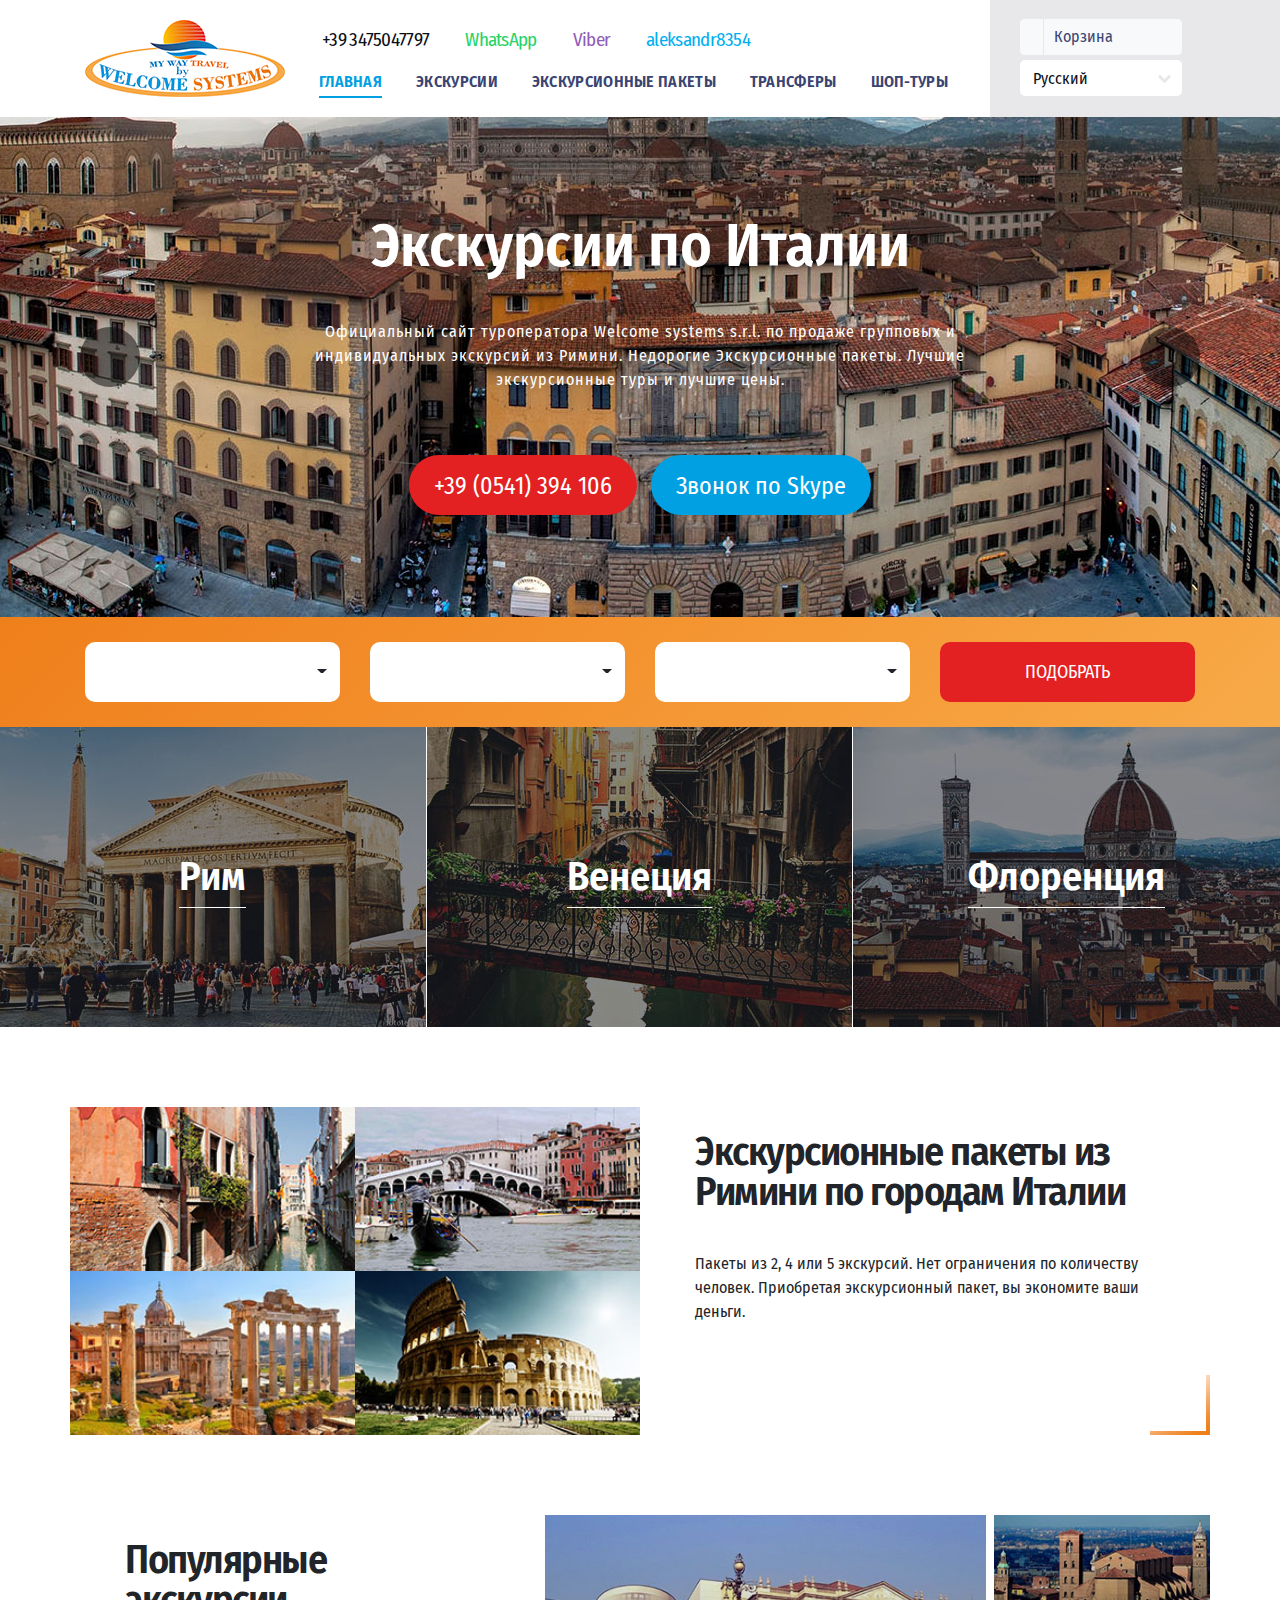
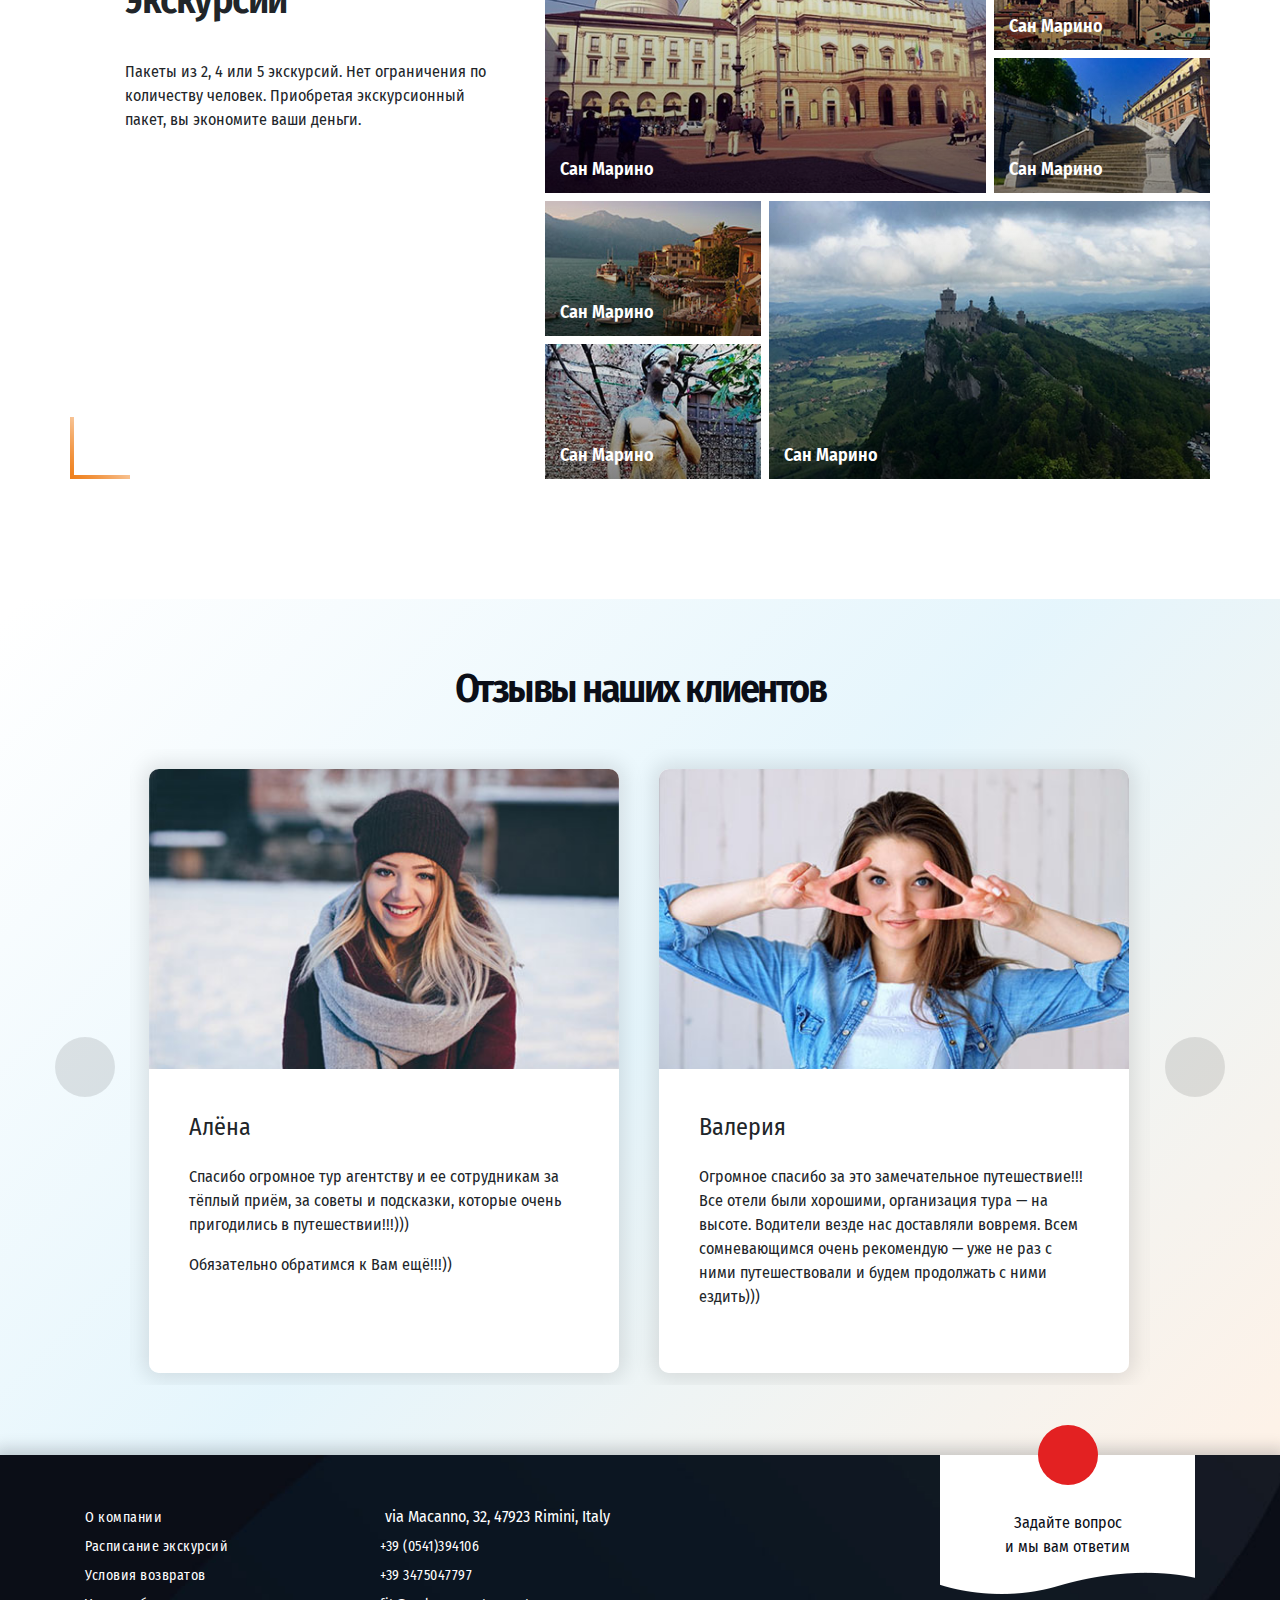
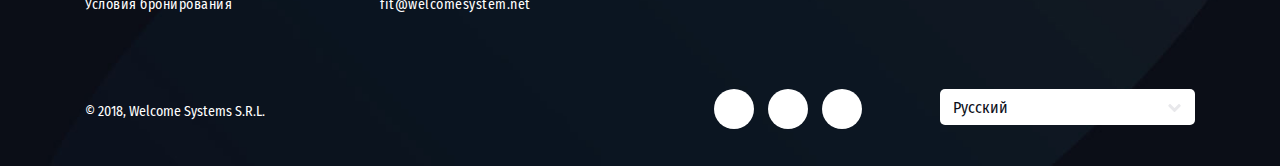
<file: index.html>
<!DOCTYPE html>
<html lang="en">
<head>
    <meta charset="UTF-8">
    <title>Index</title>

    <meta http-equiv="X-UA-Compatible" content="IE=edge,chrome=1">
    <link rel="icon" href="favicon.ico" />

    <link rel="stylesheet" href="css/bootstrap/bootstrap.min.css">
    <link rel="stylesheet" href="https://use.fontawesome.com/releases/v5.0.8/css/all.css"
          integrity="sha384-3AB7yXWz4OeoZcPbieVW64vVXEwADiYyAEhwilzWsLw+9FgqpyjjStpPnpBO8o8S"
          crossorigin="anonymous">
    <link rel="stylesheet" href="css/menu.css">
    <link rel="stylesheet" href="owlCarousel/assets/owl.carousel.min.css">
    <link rel="stylesheet" href="owlCarousel/assets/owl.theme.default.min.css">
    <link rel="stylesheet" href="css/main.css">
</head>
<body>

<div class="wrap">
    <!--HEADER-->
    <div class="headerTopBg d-xl-flex">
        <div class="headerTopBgWhite d-none d-xl-block"></div>
        <div class="headerTopBgGray"></div>
    </div>
    <div class="container headerContainer">
        <div class="header">
            <div class="row">
                <div class="col-xl-2 col-lg-3 col-md-12 text-md-left text-sm-center text-center avatarBlock">
                    <div class="avatar">
                        <a href="/"><img src="img/logo.png" alt=""></a>
                    </div>
                </div>
                <div class="col-xl-8 col-lg-9 col-md-12 contactInfoAndNav">
                    <div class="contactInfo">
                        <ul>
                            <li class="phoneNumber">
                                <a href="">
                                    <i class="fas fa-phone"></i> +39 3475047797
                                </a>
                            </li>
                            <li class="whatsApp">
                                <a href="">
                                    <i class="fab fa-whatsapp"></i> WhatsApp
                                </a>
                            </li>
                            <li class="viber">
                                <a href="">
                                    <i class="fab fa-viber"></i> Viber
                                </a>
                            </li>
                            <li class="skype">
                                <a href="">
                                    <i class="fab fa-skype"></i> aleksandr8354
                                </a>
                            </li>
                        </ul>
                    </div>
                    <div class="clearfix"></div>
                    <div class="navigation tmenu">
                        <ul>
                            <li class="active">
                                <a href="">Главная</a>
                            </li>
                            <li>
                                <a href="">Экскурсии</a>
                            </li>
                            <li>
                                <a href="">Экскурсионные пакеты</a>
                            </li>
                            <li>
                                <a href="">Трансферы</a>
                            </li>
                            <li>
                                <a href="">Шоп-туры</a>
                            </li>
                        </ul>
                    </div>
                </div>
                <div class="col-xl-2 basketAndLangBlock">
                    <div class="basketAndLang">
                        <a href="" class="btn btn-light btn-block cardlink">
                            <i class="fas fa-shopping-cart"></i>
                            <span class="separator"></span> Корзина
                        </a>
                        <div class="select selectForm langSelect">
                            <select name="" id="">
                                <option value="">Русский</option>
                                <option value="">Английский</option>
                                <option value="">Немецкий</option>
                            </select>
                        </div>
                        <!--<div class="dropdown btn-block">-->
                            <!--<button class="btn btn-light dropdown-toggle btn-block" type="button" id="dropdownMenuButton" data-toggle="dropdown" aria-haspopup="true" aria-expanded="false">-->
                                <!--<img src="img/ru.png" alt="">-->
                                <!--<span class="separator"></span> Русский-->
                            <!--</button>-->
                            <!--<div class="dropdown-menu" aria-labelledby="dropdownMenuButton">-->
                                <!--<a class="dropdown-item" href="#">Русский</a>-->
                                <!--<a class="dropdown-item" href="#">Английский</a>-->
                                <!--<a class="dropdown-item" href="#">Немецкий</a>-->
                            <!--</div>-->
                        <!--</div>-->
                    </div>
                </div>
            </div>
        </div>
    </div>
    <!--END HEADER-->

    <!--SLIDER-->
    <div class="slider">

        <div class="owl-carousel topSliders">
            <div class="slideItem">
                <div class="imgSlide">
                    <img src="img/slide.jpg" alt="">
                </div>
                <div class="container slideContent">
                    <h1>Экскурсии по Италии</h1>

                    <div class="slideText">
                        Официальный сайт туроператора Welcome systems s.r.l.
                        по продаже групповых и индивидуальных экскурсий из Римини.
                        Недорогие Экскурсионные пакеты. Лучшие экскурсионные туры и лучшие цены.
                    </div>

                    <div class="slideControl">
                        <a class="slideBtn phone">
                            <i class="fas fa-phone"></i>
                            +39 (0541) 394 106
                        </a>
                        <a class="slideBtn skype">
                            <i class="fab fa-skype"></i>
                            Звонок по Skype
                        </a>
                    </div>
                </div>
            </div>
            <div class="slideItem">
                <div class="imgSlide">
                    <img src="img/slide2.jpg" alt="">
                </div>
                <div class="container slideContent">
                    <h1>Экскурсии по Италии</h1>

                    <div class="slideText">
                        Официальный сайт туроператора Welcome systems s.r.l.
                        по продаже групповых и индивидуальных экскурсий из Римини.
                        Недорогие Экскурсионные пакеты. Лучшие экскурсионные туры и лучшие цены.
                    </div>

                    <div class="slideControl">
                        <button class="slideBtn phone">
                            <i class="fas fa-phone"></i>
                            +39 (0541) 394 106
                        </button>
                        <button class="slideBtn skype">
                            <i class="fab fa-skype"></i>
                            Звонок по Skype
                        </button>
                    </div>
                </div>
            </div>
        </div>

    </div>
    <!--END SLIDER-->

    <!--FILTER-->
    <div class="filter">
        <div class="container">
            <form method="post">
                <div class="row">
                    <div class="col-md-6 col-lg-3">
                        <div class="select">
                            <select name="" id="">
                                <option value=""></option>
                                <option value="">Рим</option>
                                <option value="">Венеция</option>
                                <option value="">Флоренция</option>
                            </select>
                        </div>
                    </div>
                    <div class="col-md-6 col-lg-3">
                        <div class="select">
                            <select name="" id="">
                                <option value=""></option>
                                <option value="">Рим</option>
                                <option value="">Венеция</option>
                                <option value="">Флоренция</option>
                            </select>
                        </div>
                    </div>
                    <div class="col-md-6 col-lg-3">
                        <div class="select">
                            <select name="" id="">
                                <option value=""></option>
                                <option value="">Рим</option>
                                <option value="">Венеция</option>
                                <option value="">Флоренция</option>
                            </select>
                        </div>
                    </div>
                    <div class="col-md-6 col-lg-3">
                        <button type="submit" class="btn btn-block text-center filterBtn">Подобрать</button>
                    </div>
                </div>
            </form>
        </div>
    </div>
    <!--END FILTER-->

    <!--CITY LIST-->
    <div class="sitiesList">
        <div class="container-fluid">
            <div class="row justify-content-center">
                <div class="col-md-6 col-lg-4 p-0 cityItem">
                    <a href="">
                        <div class="cityImg">
                            <img src="img/city1.jpg" alt="">
                        </div>
                        <div class="cityText">
                            <div><i class="fas fa-map-marker"></i></div>
                            <div class="cityName">
                                Рим
                            </div>
                        </div>
                    </a>
                </div>
                <div class="col-md-6 col-lg-4 p-0 cityItem">
                    <a href="">
                        <div class="cityImg">
                            <img src="img/city2.jpg" alt="">
                        </div>
                        <div class="cityText">
                            <div><i class="fas fa-map-marker"></i></div>
                            <div class="cityName">
                                Венеция
                            </div>
                        </div>
                    </a>
                </div>
                <div class="col-md-6 col-lg-4 p-0 cityItem">
                    <a href="">
                        <div class="cityImg">
                            <img src="img/city3.jpg" alt="">
                        </div>
                        <div class="cityText">
                            <div><i class="fas fa-map-marker"></i></div>
                            <div class="cityName">
                                Флоренция
                            </div>
                        </div>
                    </a>
                </div>
            </div>
        </div>
    </div>
    <!--END CITY LIST-->

    <!--SECTION 1-->
    <div class="section">
        <div class="container section1">
            <div class="row">
                <div class="col-md-6">
                    <div class="gallery">
                        <div class="row">
                            <div class="col-sm-6 p-0">
                                <img src="img/gallery1.jpg" alt="">
                            </div>
                            <div class="col-sm-6 p-0">
                                <img src="img/gallery2.jpg" alt="">
                            </div>
                            <div class="col-sm-6 p-0">
                                <img src="img/gallery3.jpg" alt="">
                            </div>
                            <div class="col-sm-6 p-0">
                                <img src="img/gallery4.jpg" alt="">
                            </div>
                        </div>
                    </div>
                </div>
                <div class="col-md-6">
                    <div class="descriptionBlock">
                        <div class="title">
                            Экскурсионные пакеты из Римини по городам Италии
                        </div>

                        <div class="text">
                            Пакеты из 2, 4 или 5 экскурсий.
                            Нет ограничения по количеству человек.
                            Приобретая экскурсионный пакет, вы экономите ваши деньги.
                        </div>
                    </div>
                </div>
            </div>
        </div>
    </div>
    <!--END SECTION 1-->

    <!--SECTION 2-->
    <div class="section">
        <div class="container section2">
            <div class="row">
                <div class="col-md-5 order-sm-2 order-md-1">
                    <div class="descriptionBlock">
                        <div class="title">
                            Популярные экскурсии
                        </div>

                        <div class="text">
                            Пакеты из 2, 4 или 5 экскурсий. Нет ограничения по количеству человек. Приобретая экскурсионный пакет, вы экономите ваши деньги.
                        </div>
                    </div>
                </div>
                <div class="col-md-7 p p-sm-0 order-sm-1 order-md-2">
                    <div class="galleryGrid">
                        <div class="gridItem gridItem1">
                            <a href="/">
                                <img src="img/city4.jpg" alt="">
                                <div class="textBlock">
                                    <div class="text">
                                        Сан Марино
                                    </div>
                                </div>
                            </a>
                        </div>
                        <div class="gridItem gridItem2">
                            <a href="/">
                                <img src="img/city5.jpg" alt="">
                                <div class="textBlock">
                                    <div class="text">
                                        Сан Марино
                                    </div>
                                </div>
                            </a>
                        </div>
                        <div class="gridItem gridItem3">
                            <a href="/">
                                <img src="img/city6.jpg" alt="">
                                <div class="textBlock">
                                    <div class="text">
                                        Сан Марино
                                    </div>
                                </div>
                            </a>
                        </div>
                        <div class="gridItem gridItem4">
                            <a href="/">
                                <img src="img/city9.jpg" alt="">
                                <div class="textBlock">
                                    <div class="text">
                                        Сан Марино
                                    </div>
                                </div>
                            </a>
                        </div>
                        <div class="gridItem gridItem5">
                            <a href="/">
                                <img src="img/city8.jpg" alt="">
                                <div class="textBlock">
                                    <div class="text">
                                        Сан Марино
                                    </div>
                                </div>
                            </a>
                        </div>
                        <div class="gridItem gridItem6">
                            <a href="/">
                                <img src="img/city7.jpg" alt="">
                                <div class="textBlock">
                                    <div class="text">
                                        Сан Марино
                                    </div>
                                </div>
                            </a>
                        </div>
                    </div>
                </div>
            </div>
        </div>
    </div>
    <!--END SECTION 2-->

    <!--REVIEWS-->
    <div class="reviews">
        <div class="container">
            <div class="title text-center">Отзывы наших клиентов</div>
            <div class="owl-carousel owl-review owl-theme">
                <div class="item">
                    <div class="reviewItem">
                        <div class="itemImg">
                            <img src="img/reviewPhoto1.jpg" alt="">
                        </div>
                        <div class="itemText">
                            <div class="name">
                                Алёна
                            </div>
                            <div class="text">
                                <p>
                                    Спасибо огромное тур агентству и ее
                                    сотрудникам за тёплый приём, за советы и
                                    подсказки, которые очень пригодились в путешествии!!!)))
                                </p>

                                <p>Обязательно обратимся к Вам ещё!!!))</p>
                            </div>
                        </div>
                    </div>
                </div>
                <div class="item">
                    <div class="reviewItem">
                        <div class="itemImg">
                            <img src="img/reviewPhoto2.jpg" alt="">
                        </div>
                        <div class="itemText">
                            <div class="name">
                                Валерия
                            </div>
                            <div class="text">
                                <p>
                                    Огромное спасибо за это замечательное путешествие!!!
                                    Все отели были хорошими, организация тура — на высоте.
                                    Водители везде нас доставляли вовремя. Всем сомневающимся
                                    очень рекомендую — уже не раз с ними путешествовали и
                                    будем продолжать с ними ездить)))
                                </p>
                            </div>
                        </div>
                    </div>
                </div>
                <div class="item">
                    <div class="reviewItem">
                        <div class="itemImg">
                            <img src="img/reviewPhoto1.jpg" alt="">
                        </div>
                        <div class="itemText">
                            <div class="name">
                                Алёна
                            </div>
                            <div class="text">
                                <p>
                                    Спасибо огромное тур агентству и ее
                                    сотрудникам за тёплый приём, за советы и
                                    подсказки, которые очень пригодились в путешествии!!!)))
                                </p>

                                <p>Обязательно обратимся к Вам ещё!!!))</p>
                            </div>
                        </div>
                    </div>
                </div>
                <div class="item">
                    <div class="reviewItem">
                        <div class="itemImg">
                            <img src="img/reviewPhoto2.jpg" alt="">
                        </div>
                        <div class="itemText">
                            <div class="name">
                                Валерия
                            </div>
                            <div class="text">
                                <p>
                                    Огромное спасибо за это замечательное путешествие!!!
                                    Все отели были хорошими, организация тура — на высоте.
                                    Водители везде нас доставляли вовремя. Всем сомневающимся
                                    очень рекомендую — уже не раз с ними путешествовали и
                                    будем продолжать с ними ездить)))
                                </p>
                            </div>
                        </div>
                    </div>
                </div>
            </div>
        </div>
    </div>
    <!--END REVIEWS-->

    <!--FOOTER-->
    <div class="footer">
        <div class="container">
            <div class="row">
                <div class="col-sm-5 col-md-3 order-2 order-xs-2 order-sm-2 order-md-1 col-lg-3">
                    <ul>
                        <li>
                            <a href="">О компании</a>
                        </li>
                        <li>
                            <a href="">Расписание экскурсий</a>
                        </li>
                        <li>
                            <a href="">Условия возвратов</a>
                        </li>
                        <li>
                            <a href="">Условия бронирования</a>
                        </li>
                    </ul>
                </div>
                <div class="col-sm-7 col-md-5 order-3 order-xs-3 order-sm-3 order-md-2 col-lg-6">
                    <div class="contactInfo">
                        <ul>
                            <li>
                                <i class="fas fa-map-marker"></i> <span>via Macanno, 32, 47923 Rimini, Italy</span>
                            </li>
                            <li>
                                <a href="">
                                    <i class="fas fa-phone"></i>+39 (0541)394106
                                </a>
                            </li>
                            <li>
                                <a href="">
                                    <i class="fas fa-mobile"></i>+39 3475047797
                                </a>
                            </li>
                            <li>
                                <a href="">
                                    <i class="fas fa-at"></i>fit@welcomesystem.net
                                </a>
                            </li>
                        </ul>
                    </div>
                </div>
                <div class="col-sm-12 col-md-4 order-1 order-xs-1 order-sm-1 order-md-3 text-sm-center text-md-left pt-sm-4 pt-md-0  col-lg-3">
                    <div class="contactBlock">
                        <button class="mailBtn" type="button" data-toggle="modal" data-target="#exampleModal"><i class="fas fa-envelope-open"></i></button>

                        <div class="contactText">
                            Задайте вопрос <br>и мы вам ответим
                        </div>
                    </div>

                    <div class="payInfo">
                        <i class="fab fa-paypal"></i>
                        <i class="fab fa-cc-visa"></i>
                    </div>
                </div>
            </div>
            <div class="row footerBottom">
                <div class="col-sm-12 order-3 order-sm-3 order-md-1 text-center text-sm-center text-md-left pt-4 pt-sm-4 pt-md-0 col-md-4 col-lg-6 align-content-center">
                    <div class="copy">
                        © 2018, Welcome Systems S.R.L.
                    </div>
                </div>
                <div class="col-sm-6 order-1 order-sm-1 order-md-2 pb-4 pb-sm-0 text-center text-sm-center col-md-4 col-lg-3">
                    <div class="socialBtn text-center text-sm-center">
                        <a href=""><i class="fab fa-facebook-f"></i></a>
                        <a href=""><i class="fab fa-twitter"></i></a>
                        <a href=""><i class="fab fa-vk"></i></a>
                    </div>
                </div>
                <div class="col-sm-6 order-2 order-sm-2 order-md-3 col-md-4 col-lg-3">
                    <div class="select selectForm langSelect">
                        <select name="" id="">
                            <option value="">Русский</option>
                            <option value="">Английский</option>
                            <option value="">Немецкий</option>
                        </select>
                    </div>
                </div>
            </div>
        </div>
    </div>
    <!--END FOOTER-->

    <!-- Modal -->
    <div class="modal fade" id="exampleModal" tabindex="-1" role="dialog" aria-labelledby="exampleModalLabel" aria-hidden="true">
        <div class="modal-dialog modalContact" role="document">
            <div class="modal-content">
                <div class="modal-body">
                    <button type="button" class="close" data-dismiss="modal" aria-label="Close">
                        <img src="img/closeIcon.png" alt="">
                    </button>
                    <div class="topContactIcon">
                        <i class="fas fa-envelope-open"></i>
                    </div>
                    <div class="contactForm">
                        <form action="">
                            <div class="row">
                                <div class="col-sm-6">
                                    <div class="form-group">
                                        <label>Имя</label>
                                        <input type="email" class="form-control" aria-describedby="emailHelp" placeholder="">
                                    </div>
                                </div>
                                <div class="col-sm-6">
                                    <div class="form-group">
                                        <label>E-mail</label>
                                        <input type="email" class="form-control" aria-describedby="emailHelp" placeholder="">
                                    </div>
                                </div>
                                <div class="col-sm-12">
                                    <div class="form-group">
                                        <label>Сообщение</label>
                                        <textarea class="form-control" id="exampleFormControlTextarea1" rows="3"></textarea>
                                    </div>
                                </div>
                            </div>
                            <div class="captcha">
                                <img src="img/captcha.jpg" alt="">
                            </div>

                            <div class="controlBtn">
                                <button class="sendBtn">Отправить</button>
                            </div>
                        </form>
                    </div>
                </div>

            </div>
        </div>
    </div>

</div>



<!-- Optional JavaScript -->
<!-- jQuery first, then Popper.js, then Bootstrap JS -->
<script src="https://code.jquery.com/jquery-3.2.1.slim.min.js"></script>
<script src="https://cdnjs.cloudflare.com/ajax/libs/popper.js/1.12.9/umd/popper.min.js"></script>
<script src="js/bootstrap/bootstrap.min.js"></script>
<!--MOBILE MENU-->
<script src="js/mobile.js"></script>
<!--OWL CAROUSEL-->
<script src="owlCarousel/owl.carousel.min.js"></script>
<!--MAIN SCRIPT-->
<script>
    $(document).ready(function(){
        $(".owl-carousel.topSliders").owlCarousel({
            loop:true,
            margin:0,
            nav: true,
            navText: ['<i class="fas fa-angle-left"></i>', '<i class="fas fa-angle-right"></i>'],
            navElement: 'div',
            autoplay: false,
            responsiveClass:true,
            items:1,
            autoHeight: false,
            autoHeightClass: 'owl-height',
            dots: false
        });
        $('.owl-carousel.owl-review').owlCarousel({
            loop:true,
            margin: 0,
            nav: true,
            navText: ['<i class="fas fa-angle-left"></i>', '<i class="fas fa-angle-right"></i>'],
            navElement: 'div',
            autoplay: false,
            responsiveClass:true,
            items:2,
            autoHeight: false,
            autoHeightClass: 'owl-height',
            dots: false,
            responsive:{
                0:{
                    items:1
                },
                600:{
                    items:1
                },
                1000:{
                    items:2
                }
            }
        });
    });
</script>
</body>
</html>
</file>
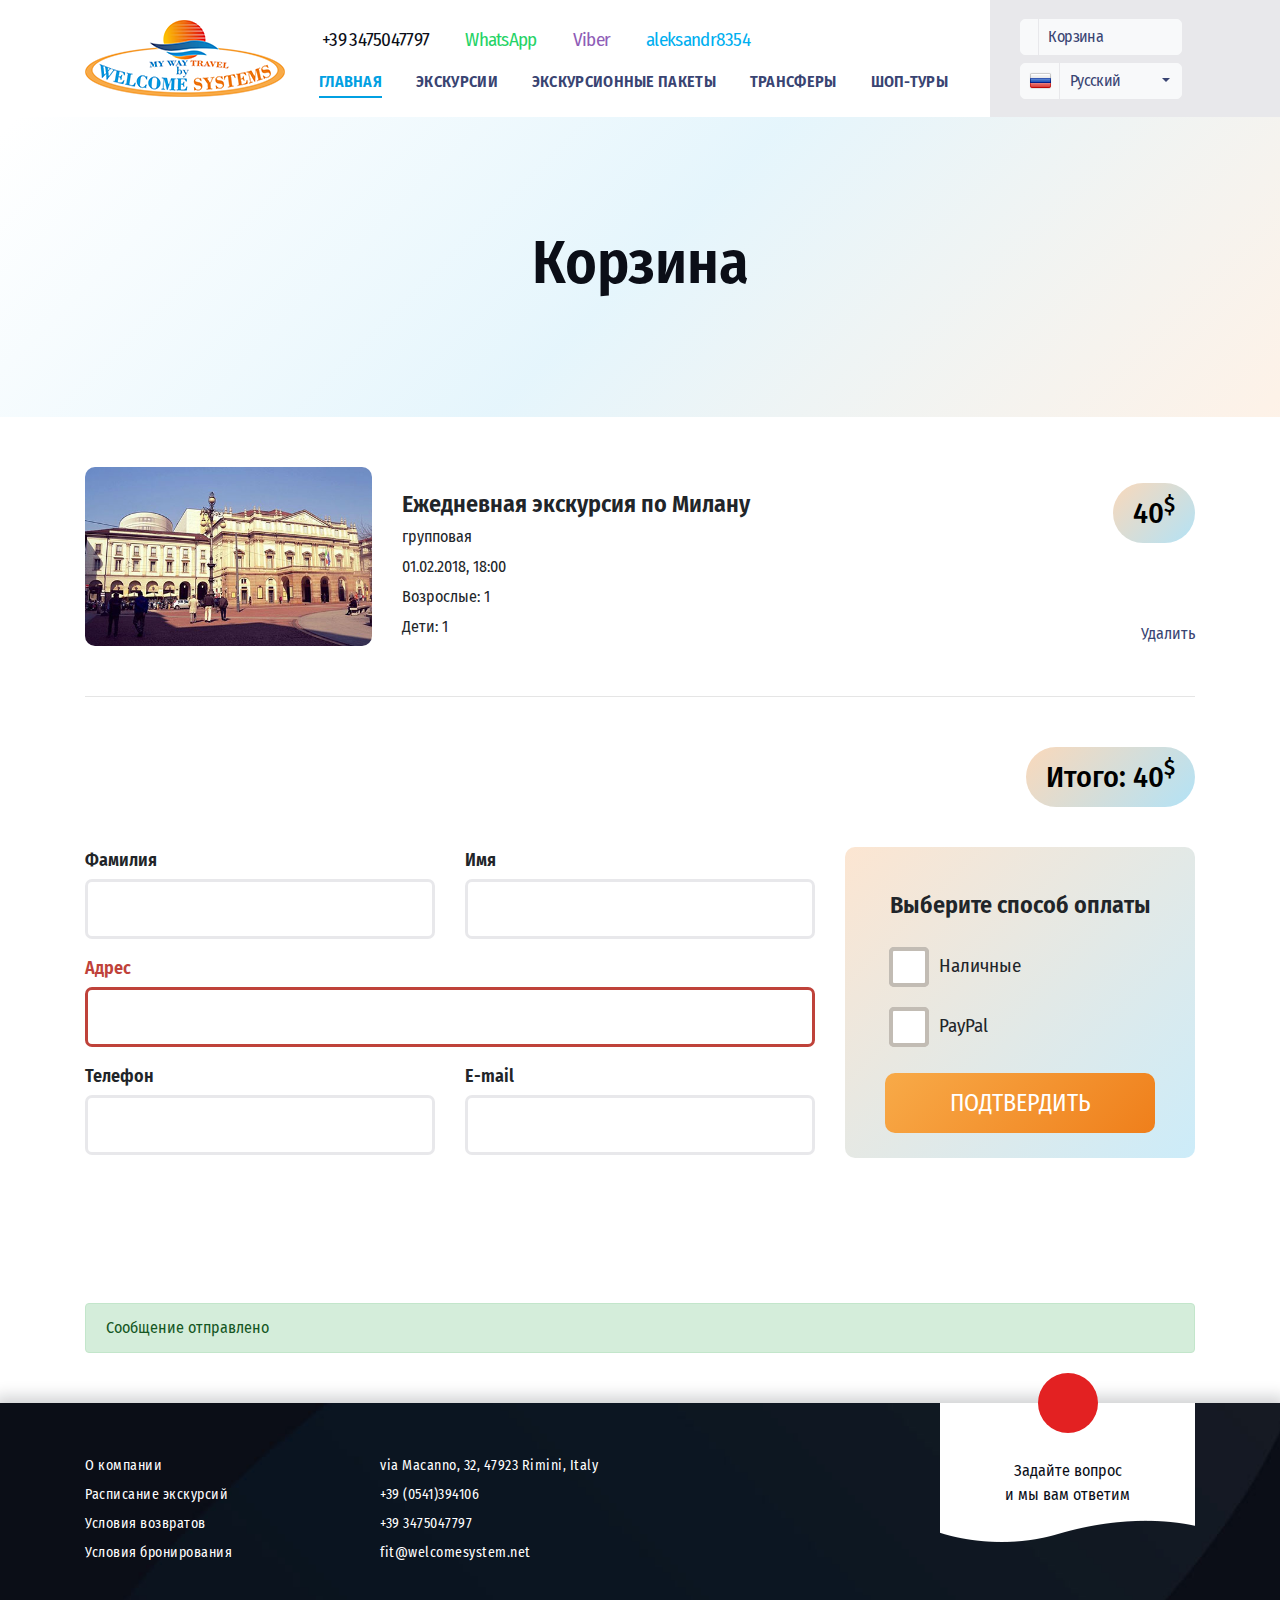
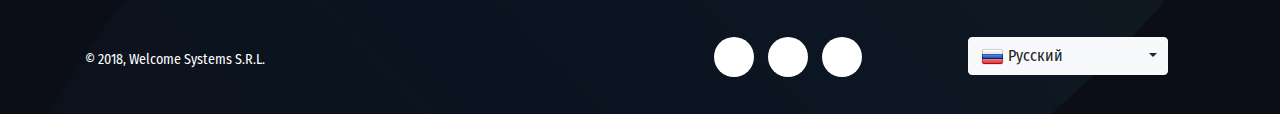
<file: card.html>
<!DOCTYPE html>
<html lang="en">
<head>
    <meta charset="UTF-8">
    <title>Index</title>

    <link rel="stylesheet" href="css/bootstrap/bootstrap.min.css">
    <link rel="stylesheet" href="https://use.fontawesome.com/releases/v5.0.8/css/all.css"
          integrity="sha384-3AB7yXWz4OeoZcPbieVW64vVXEwADiYyAEhwilzWsLw+9FgqpyjjStpPnpBO8o8S"
          crossorigin="anonymous">
    <link rel="stylesheet" href="css/menu.css">
    <link rel="stylesheet" href="owlCarousel/assets/owl.carousel.min.css">
    <link rel="stylesheet" href="owlCarousel/assets/owl.theme.default.min.css">
    <link rel="stylesheet" href="css/main.css">
</head>
<body>

<div class="wrap">
    <!--HEADER-->
    <div class="headerTopBg d-xl-flex">
        <div class="headerTopBgWhite d-none d-xl-block"></div>
        <div class="headerTopBgGray"></div>
    </div>
    <div class="container headerContainer">
        <div class="header">
            <div class="row">
                <div class="col-xl-2 col-lg-3 col-md-12 text-md-left text-sm-center text-center avatarBlock">
                    <div class="avatar">
                        <a href="/"><img src="img/logo.png" alt=""></a>
                    </div>
                </div>
                <div class="col-xl-8 col-lg-9 col-md-12 contactInfoAndNav">
                    <div class="contactInfo">
                        <ul>
                            <li class="phoneNumber">
                                <a href="">
                                    <i class="fas fa-phone"></i> +39 3475047797
                                </a>
                            </li>
                            <li class="whatsApp">
                                <a href="">
                                    <i class="fab fa-whatsapp"></i> WhatsApp
                                </a>
                            </li>
                            <li class="viber">
                                <a href="">
                                    <i class="fab fa-viber"></i> Viber
                                </a>
                            </li>
                            <li class="skype">
                                <a href="">
                                    <i class="fab fa-skype"></i> aleksandr8354
                                </a>
                            </li>
                        </ul>
                    </div>
                    <div class="clearfix"></div>
                    <div class="navigation tmenu">
                        <ul>
                            <li class="active">
                                <a href="">Главная</a>
                            </li>
                            <li>
                                <a href="">Экскурсии</a>
                            </li>
                            <li>
                                <a href="">Экскурсионные пакеты</a>
                            </li>
                            <li>
                                <a href="">Трансферы</a>
                            </li>
                            <li>
                                <a href="">Шоп-туры</a>
                            </li>
                        </ul>
                    </div>
                </div>
                <div class="col-xl-2 basketAndLangBlock">
                    <div class="basketAndLang">
                        <button type="button" class="btn btn-light btn-block">
                            <i class="fas fa-shopping-cart"></i>
                            <span class="separator"></span> Корзина
                        </button>
                        <div class="dropdown btn-block">
                            <button class="btn btn-light dropdown-toggle btn-block" type="button" id="dropdownMenuButton" data-toggle="dropdown" aria-haspopup="true" aria-expanded="false">
                                <img src="img/ru.png" alt="">
                                <span class="separator"></span> Русский
                            </button>
                            <div class="dropdown-menu" aria-labelledby="dropdownMenuButton">
                                <a class="dropdown-item" href="#">Русский</a>
                                <a class="dropdown-item" href="#">Английский</a>
                                <a class="dropdown-item" href="#">Немецкий</a>
                            </div>
                        </div>
                    </div>
                </div>
            </div>
        </div>
    </div>
    <!--END HEADER-->

    <!--SLIDER-->
    <div class="catalogSlide cardSlide">

        <div class="slideItem">
            <div class="imgSlide">
                <!--<img src="img/transferSlide.jpg" alt="">-->
            </div>
            <div class="container slideContent">
                <h1>Корзина</h1>
            </div>
        </div>

    </div>
    <!--END SLIDER-->

    <div class="itemContent">
        <div class="container">

            <div class="cardItem">
                <div class="row">
                    <div class="col-md-10 col-lg-10 col-xl-10">
                        <div class="row align-items-center">
                            <div class="col-md-4 col-lg-4 col-xl-4">
                                <div class="cardItemImg">
                                    <img src="img/city4.jpg" alt="">
                                </div>
                            </div>
                            <div class="col-md-8 col-lg-8 col-xl-8 justify-content-center">
                                <div class="title mt-sm-3 mt-sm-2">
                                    Ежедневная экскурсия по Милану
                                </div>
                                <div class="cardItemInfo">
                                    <div><i class="fas fa-users"></i> групповая</div>
                                    <div><i class="fas fa-calendar-alt"></i> 01.02.2018, 18:00</div>
                                    <div>Возрослые: 1</div>
                                    <div>Дети: 1</div>
                                </div>
                            </div>
                        </div>
                    </div>
                    <div class="col-md-2 col-lg-2 col-xl-2 text-right">
                        <div class="priceBlock mt-sm-3">

                            <div class="priceBg">
                                <span class="price">40<sup>$</sup></span>
                            </div>
                        </div>
                        <a href="" class="removeBtn"><i class="fas fa-trash"></i> Удалить</a>

                    </div>
                </div>

                <hr>

                <div class="row">
                    <div class="col-md-4 col-lg-12 col-xl-12 text-right">
                        <div class="priceBlock">

                            <div class="priceBg">
                                <span class="price">Итого: 40<sup>$</sup></span>
                            </div>
                        </div>
                    </div>
                </div>
            </div>

            <form method="post">
                <div class="row confirmBlock">
                    <div class="col-lg-8 col-xl-8">
                        <div class="row">
                            <div class="col-md-6 col-lg-6 col-xl-6">
                                <div class="form-group">
                                    <label>Фамилия</label>
                                    <input type="text" class="form-control" aria-describedby="emailHelp" placeholder="">
                                </div>
                            </div>
                            <div class="col-md-6 col-lg-6 col-xl-6">
                                <div class="form-group">
                                    <label>Имя</label>
                                    <input type="text" class="form-control" aria-describedby="emailHelp" placeholder="">
                                </div>
                            </div>
                            <div class="col-xl-12">
                                <div class="form-group errorControl">
                                    <label>Адрес</label>
                                    <input type="text" class="form-control" aria-describedby="emailHelp" placeholder="">
                                </div>
                            </div>
                            <div class="col-md-6 col-lg-6 col-xl-6">
                                <div class="form-group">
                                    <label>Телефон</label>
                                    <input type="text" class="form-control" aria-describedby="emailHelp" placeholder="">
                                </div>
                            </div>
                            <div class="col-md-6 col-lg-6 col-xl-6">
                                <div class="form-group">
                                    <label>E-mail</label>
                                    <input type="text" class="form-control" aria-describedby="emailHelp" placeholder="">
                                </div>
                            </div>
                        </div>
                    </div>
                    <div class="col-lg-4 col-xl-4">
                        <div class="confirmControlsBlock mt-sm-3 mt-md-3 mt-lg-0">
                            <div class="confirmControls">
                                <div class="title">Выберите способ оплаты</div>
                                <div class="custom-control custom-checkbox mr-sm-2">
                                    <input type="checkbox" class="custom-control-input" id="money">
                                    <label class="custom-control-label" for="money">Наличные</label>
                                </div>
                                <div class="custom-control custom-checkbox mr-sm-2">
                                    <input type="checkbox" class="custom-control-input" id="paypal">
                                    <label class="custom-control-label" for="paypal">PayPal</label>
                                </div>
                                <button type="submit" class="selectBtn">Подтвердить</button>
                            </div>
                        </div>
                    </div>
                </div>
            </form>

            <div class="successMessage">
                <div class="alert alert-success" role="alert">
                    Сообщение отправлено
                </div>
            </div>
        </div>
    </div>

    <!--FOOTER-->
    <div class="footer">
        <div class="container">
            <div class="row">
                <div class="col-sm-5 col-md-3 order-2 order-xs-2 order-sm-2 order-md-1 col-lg-3">
                    <ul>
                        <li>
                            <a href="">О компании</a>
                        </li>
                        <li>
                            <a href="">Расписание экскурсий</a>
                        </li>
                        <li>
                            <a href="">Условия возвратов</a>
                        </li>
                        <li>
                            <a href="">Условия бронирования</a>
                        </li>
                    </ul>
                </div>
                <div class="col-sm-7 col-md-5 order-3 order-xs-3 order-sm-3 order-md-2 col-lg-6">
                    <div class="contactInfo">
                        <ul>
                            <li>
                                <a href="">
                                    <i class="fas fa-map-marker"></i>via Macanno, 32, 47923 Rimini, Italy
                                </a>
                            </li>
                            <li>
                                <a href="">
                                    <i class="fas fa-phone"></i>+39 (0541)394106
                                </a>
                            </li>
                            <li>
                                <a href="">
                                    <i class="fas fa-mobile"></i>+39 3475047797
                                </a>
                            </li>
                            <li>
                                <a href="">
                                    <i class="fas fa-at"></i>fit@welcomesystem.net
                                </a>
                            </li>
                        </ul>
                    </div>
                </div>
                <div class="col-sm-12 col-md-4 order-1 order-xs-1 order-sm-1 order-md-3 text-sm-center text-md-left pt-sm-4 pt-md-0  col-lg-3">
                    <div class="contactBlock">
                        <button class="mailBtn" type="button" data-toggle="modal" data-target="#exampleModal"><i class="fas fa-envelope-open"></i></button>

                        <div class="contactText">
                            Задайте вопрос <br>и мы вам ответим
                        </div>
                    </div>

                    <div class="payInfo">
                        <i class="fab fa-paypal"></i>
                        <i class="fab fa-cc-visa"></i>
                    </div>
                </div>
            </div>
            <div class="row footerBottom">
                <div class="col-sm-12 order-3 order-sm-3 order-md-1 text-center text-sm-center text-md-left pt-4 pt-sm-4 pt-md-0 col-md-4 col-lg-6 align-content-center">
                    <div class="copy">
                        © 2018, Welcome Systems S.R.L.
                    </div>
                </div>
                <div class="col-sm-6 order-1 order-sm-1 order-md-2 pb-4 pb-sm-0 text-center text-sm-center col-md-4 col-lg-3">
                    <div class="socialBtn text-center text-sm-center">
                        <a href=""><i class="fab fa-facebook-f"></i></a>
                        <a href=""><i class="fab fa-twitter"></i></a>
                        <a href=""><i class="fab fa-vk"></i></a>
                    </div>
                </div>
                <div class="col-sm-6 order-2 order-sm-2 order-md-3 col-md-4 col-lg-3">
                    <div class="dropdown btnLang">
                        <button class="btn btn-light dropdown-toggle" type="button" data-toggle="dropdown" aria-haspopup="true" aria-expanded="false">
                            <img src="img/ru.png" alt=""> Русский
                        </button>
                        <div class="dropdown-menu" aria-labelledby="dropdownMenuButton">
                            <a class="dropdown-item" href="#">Русский</a>
                            <a class="dropdown-item" href="#">Английский</a>
                            <a class="dropdown-item" href="#">Немецкий</a>
                        </div>
                    </div>
                </div>
            </div>
        </div>
    </div>
    <!--END FOOTER-->

    <!-- Modal -->
    <div class="modal fade" id="exampleModal" tabindex="-1" role="dialog" aria-labelledby="exampleModalLabel" aria-hidden="true">
        <div class="modal-dialog modalContact" role="document">
            <div class="modal-content">
                <div class="modal-body">
                    <button type="button" class="close" data-dismiss="modal" aria-label="Close">
                        <img src="img/closeIcon.png" alt="">
                    </button>
                    <div class="topContactIcon">
                        <i class="fas fa-envelope-open"></i>
                    </div>
                    <div class="contactForm">
                        <form action="">
                            <div class="row">
                                <div class="col-sm-6">
                                    <div class="form-group">
                                        <label>Имя</label>
                                        <input type="email" class="form-control" aria-describedby="emailHelp" placeholder="">
                                    </div>
                                </div>
                                <div class="col-sm-6">
                                    <div class="form-group">
                                        <label>E-mail</label>
                                        <input type="email" class="form-control" aria-describedby="emailHelp" placeholder="">
                                    </div>
                                </div>
                                <div class="col-sm-12">
                                    <div class="form-group">
                                        <label>Сообщение</label>
                                        <textarea class="form-control" id="exampleFormControlTextarea1" rows="3"></textarea>
                                    </div>
                                </div>
                            </div>
                            <div class="captcha">
                                <img src="img/captcha.jpg" alt="">
                            </div>

                            <div class="controlBtn">
                                <button class="sendBtn">Отправить</button>
                            </div>
                        </form>
                    </div>
                </div>

            </div>
        </div>
    </div>

</div>



<!-- Optional JavaScript -->
<!-- jQuery first, then Popper.js, then Bootstrap JS -->
<script src="https://code.jquery.com/jquery-3.2.1.slim.min.js"></script>
<script src="https://cdnjs.cloudflare.com/ajax/libs/popper.js/1.12.9/umd/popper.min.js"></script>
<script src="js/bootstrap/bootstrap.min.js"></script>
<!--MOBILE MENU-->
<script src="js/mobile.js"></script>
<!--OWL CAROUSEL-->
<script src="owlCarousel/owl.carousel.min.js"></script>
<!--MAIN SCRIPT-->
<script>
    $(document).ready(function(){
        $(".owl-carousel.topSliders").owlCarousel({
            loop:true,
            margin:0,
            nav: true,
            navText: ['<i class="fas fa-angle-left"></i>', '<i class="fas fa-angle-right"></i>'],
            navElement: 'div',
            autoplay: false,
            responsiveClass:true,
            items:1,
            autoHeight: false,
            autoHeightClass: 'owl-height',
            dots: false
        });
        $('.owl-carousel.owl-review').owlCarousel({
            loop:true,
            margin: 0,
            nav: true,
            navText: ['<i class="fas fa-angle-left"></i>', '<i class="fas fa-angle-right"></i>'],
            navElement: 'div',
            autoplay: false,
            responsiveClass:true,
            items:2,
            autoHeight: false,
            autoHeightClass: 'owl-height',
            dots: false,
            responsive:{
                0:{
                    items:1
                },
                600:{
                    items:1
                },
                1000:{
                    items:2
                }
            }
        });
        $('.owl-carousel.catalogItemCarousel').owlCarousel({
            loop:true,
            margin:1,
            nav:true,
            dots: false,
            responsive:{
                0:{
                    items:1
                },
                600:{
                    items:3
                },
                1000:{
                    items:5
                }
            }
        })
    });
</script>
</body>
</html>
</file>
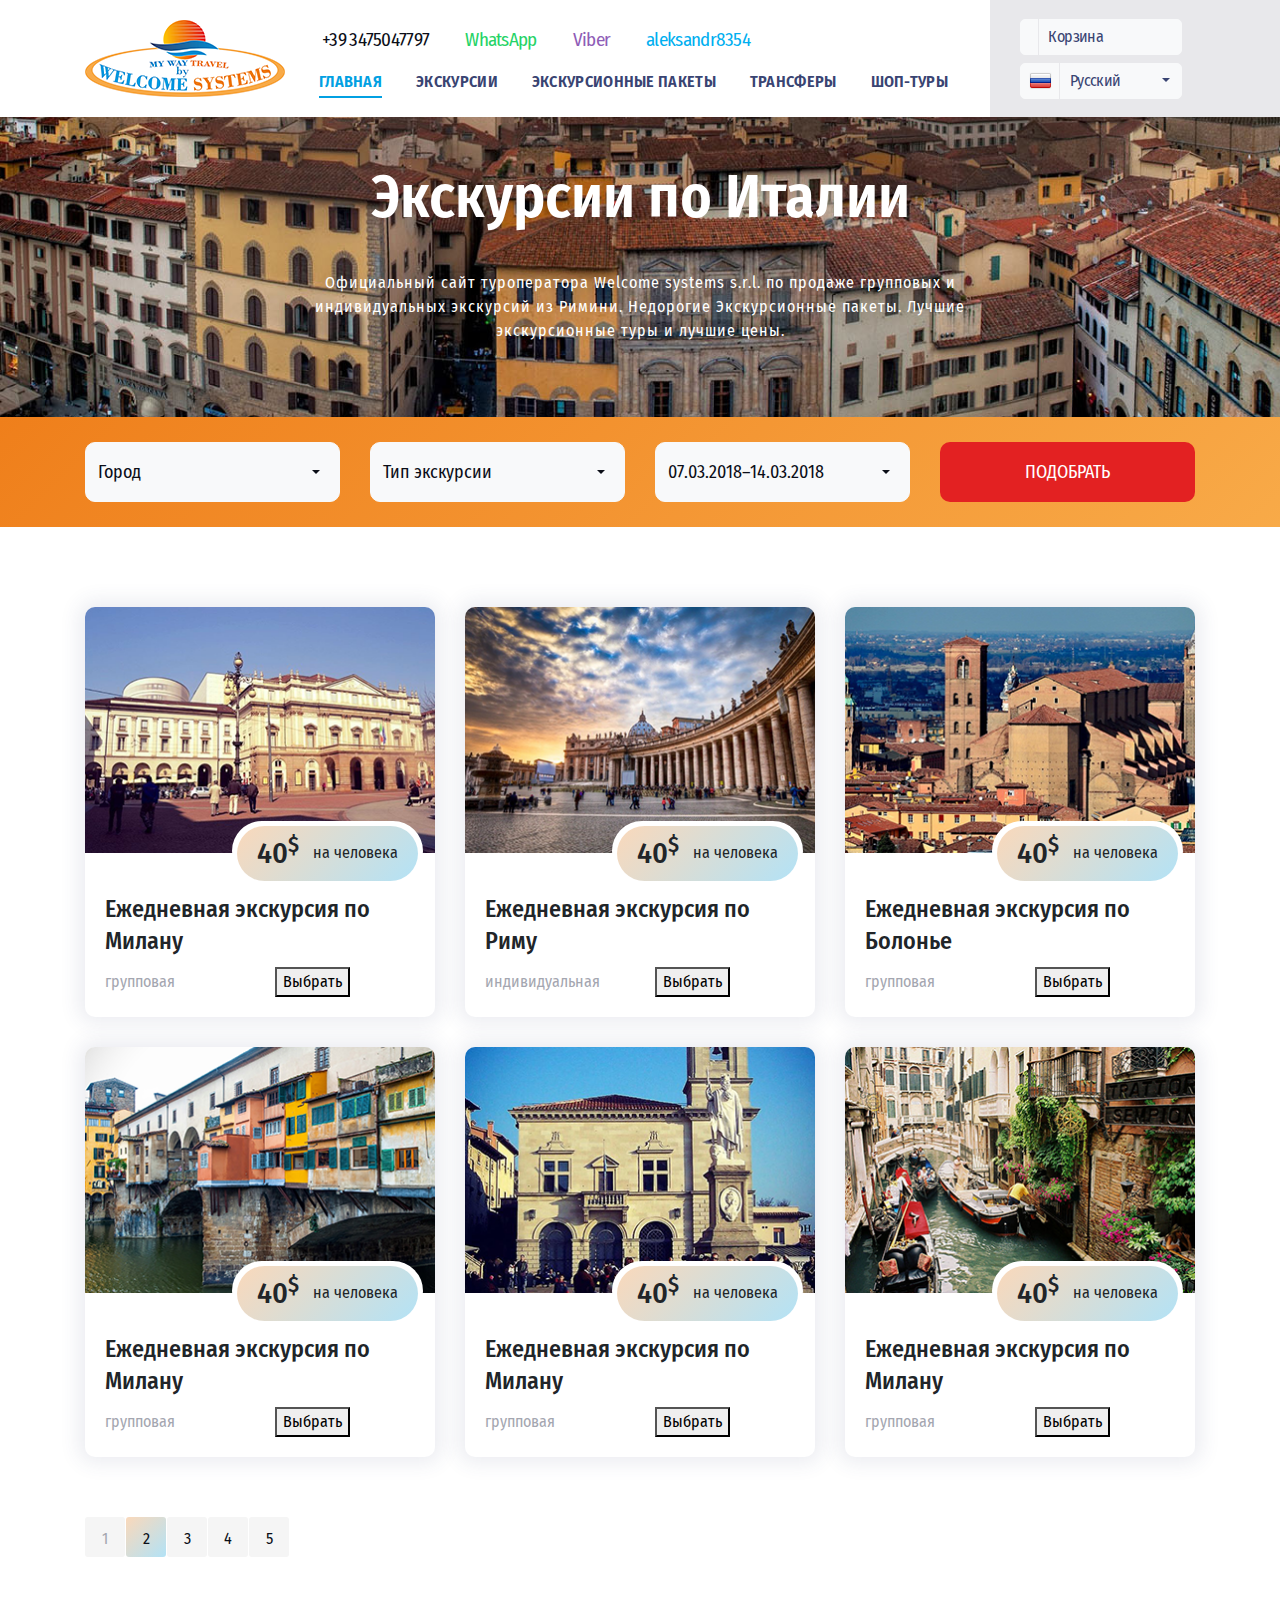
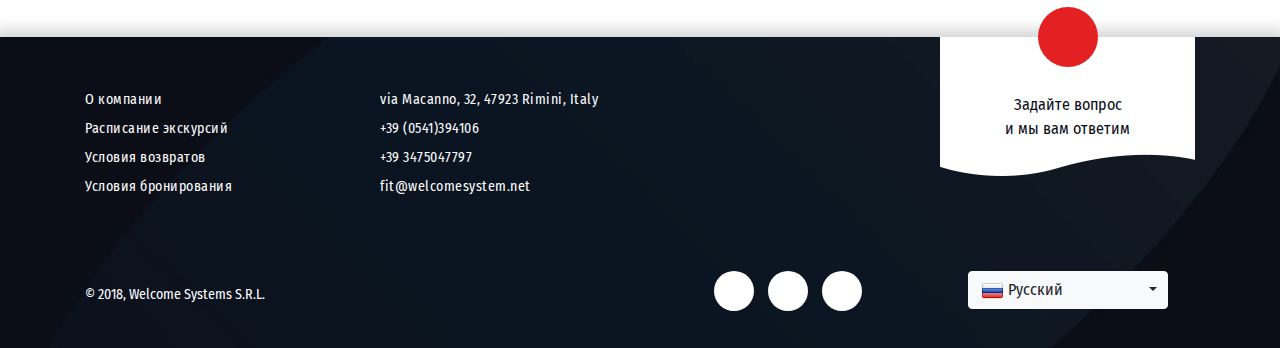
<file: catalog.html>
<!DOCTYPE html>
<html lang="en">
<head>
    <meta charset="UTF-8">
    <title>Index</title>

    <link rel="stylesheet" href="css/bootstrap/bootstrap.min.css">
    <link rel="stylesheet" href="https://use.fontawesome.com/releases/v5.0.8/css/all.css"
          integrity="sha384-3AB7yXWz4OeoZcPbieVW64vVXEwADiYyAEhwilzWsLw+9FgqpyjjStpPnpBO8o8S"
          crossorigin="anonymous">
    <link rel="stylesheet" href="css/menu.css">
    <link rel="stylesheet" href="owlCarousel/assets/owl.carousel.min.css">
    <link rel="stylesheet" href="owlCarousel/assets/owl.theme.default.min.css">
    <link rel="stylesheet" href="css/main.css">
</head>
<body>

<div class="wrap">
    <!--HEADER-->
    <div class="headerTopBg d-xl-flex">
        <div class="headerTopBgWhite d-none d-xl-block"></div>
        <div class="headerTopBgGray"></div>
    </div>
    <div class="container headerContainer">
        <div class="header">
            <div class="row">
                <div class="col-xl-2 col-lg-3 col-md-12 text-md-left text-sm-center text-center avatarBlock">
                    <div class="avatar">
                        <a href="/"><img src="img/logo.png" alt=""></a>
                    </div>
                </div>
                <div class="col-xl-8 col-lg-9 col-md-12 contactInfoAndNav">
                    <div class="contactInfo">
                        <ul>
                            <li class="phoneNumber">
                                <a href="">
                                    <i class="fas fa-phone"></i> +39 3475047797
                                </a>
                            </li>
                            <li class="whatsApp">
                                <a href="">
                                    <i class="fab fa-whatsapp"></i> WhatsApp
                                </a>
                            </li>
                            <li class="viber">
                                <a href="">
                                    <i class="fab fa-viber"></i> Viber
                                </a>
                            </li>
                            <li class="skype">
                                <a href="">
                                    <i class="fab fa-skype"></i> aleksandr8354
                                </a>
                            </li>
                        </ul>
                    </div>
                    <div class="clearfix"></div>
                    <div class="navigation tmenu">
                        <ul>
                            <li class="active">
                                <a href="">Главная</a>
                            </li>
                            <li>
                                <a href="">Экскурсии</a>
                            </li>
                            <li>
                                <a href="">Экскурсионные пакеты</a>
                            </li>
                            <li>
                                <a href="">Трансферы</a>
                            </li>
                            <li>
                                <a href="">Шоп-туры</a>
                            </li>
                        </ul>
                    </div>
                </div>
                <div class="col-xl-2 basketAndLangBlock">
                    <div class="basketAndLang">
                        <button type="button" class="btn btn-light btn-block">
                            <i class="fas fa-shopping-cart"></i>
                            <span class="separator"></span> Корзина
                        </button>
                        <div class="dropdown btn-block">
                            <button class="btn btn-light dropdown-toggle btn-block" type="button" id="dropdownMenuButton" data-toggle="dropdown" aria-haspopup="true" aria-expanded="false">
                                <img src="img/ru.png" alt="">
                                <span class="separator"></span> Русский
                            </button>
                            <div class="dropdown-menu" aria-labelledby="dropdownMenuButton">
                                <a class="dropdown-item" href="#">Русский</a>
                                <a class="dropdown-item" href="#">Английский</a>
                                <a class="dropdown-item" href="#">Немецкий</a>
                            </div>
                        </div>
                    </div>
                </div>
            </div>
        </div>
    </div>
    <!--END HEADER-->

    <!--SLIDER-->
    <div class="catalogSlide">

        <div class="slideItem">
            <div class="imgSlide">
                <img src="img/slide.jpg" alt="">
            </div>
            <div class="container slideContent">
                <h1>Экскурсии по Италии</h1>

                <div class="slideText">
                    Официальный сайт туроператора Welcome systems s.r.l.
                    по продаже групповых и индивидуальных экскурсий из Римини.
                    Недорогие Экскурсионные пакеты. Лучшие экскурсионные туры и лучшие цены.
                </div>
            </div>
        </div>

    </div>
    <!--END SLIDER-->

    <!--FILTER-->
    <div class="filter">
        <div class="container">
            <div class="row">
                <div class="col-md-6 col-lg-3">
                    <div class="dropdown">
                        <button class="btn btn-light dropdown-toggle btn-block" type="button" data-toggle="dropdown" aria-haspopup="true" aria-expanded="false">
                            Город
                        </button>
                        <div class="dropdown-menu" aria-labelledby="dropdownMenuButton">
                            <a class="dropdown-item" href="#">Рим</a>
                            <a class="dropdown-item" href="#">Венеция</a>
                            <a class="dropdown-item" href="#">Флоренция</a>
                        </div>
                    </div>
                </div>
                <div class="col-md-6 col-lg-3">
                    <div class="dropdown">
                        <button class="btn btn-light dropdown-toggle btn-block" type="button" data-toggle="dropdown" aria-haspopup="true" aria-expanded="false">
                            Тип экскурсии
                        </button>
                        <div class="dropdown-menu" aria-labelledby="dropdownMenuButton">
                            <a class="dropdown-item" href="#">Первый тип</a>
                            <a class="dropdown-item" href="#">Второй тип</a>
                            <a class="dropdown-item" href="#">Третий тип</a>
                        </div>
                    </div>
                </div>
                <div class="col-md-6 col-lg-3">
                    <div class="dropdown">
                        <button class="btn btn-light dropdown-toggle btn-block" type="button" data-toggle="dropdown" aria-haspopup="true" aria-expanded="false">
                            07.03.2018–14.03.2018
                        </button>
                        <div class="dropdown-menu" aria-labelledby="dropdownMenuButton">
                            <a class="dropdown-item" href="#">07.03.2018–14.03.2018</a>
                            <a class="dropdown-item" href="#">07.03.2018–14.03.2018</a>
                            <a class="dropdown-item" href="#">07.03.2018–14.03.2018</a>
                        </div>
                    </div>
                </div>
                <div class="col-md-6 col-lg-3">
                    <button type="button" class="btn btn-block text-center filterBtn">Подобрать</button>
                </div>
            </div>
        </div>
    </div>
    <!--END FILTER-->

    <!--CATALOG LIST-->
    <div class="catalogList">
        <div class="container">
            <div class="row">
                <div class="col-xl-4 col-lg-4 col-md-6 col-sm-12">
                    <div class="productItem">
                        <div class="itemImg">
                            <img src="img/product1.png" alt="">
                        </div>
                        <div class="itemInfo">
                            <div class="priceBlock">

                                <div class="priceBg">
                                    <span class="price">40<sup>$</sup></span>
                                    <span class="priceInfo">на человека</span>
                                </div>
                            </div>

                            <div class="itemTitle">
                                Ежедневная экскурсия по Милану
                            </div>
                            <div class="row flex-row align-items-center">
                                <div class="col-6 col-md-6 col-lg-12 col-xl-6 groupInfo">
                                    <i class="fas fa-users"></i> групповая
                                </div>
                                <div class="col-6 col-md-6 col-lg-12 col-xl-6">
                                    <button class="selectBtn">Выбрать</button>
                                </div>
                            </div>
                        </div>
                    </div>
                </div>
                <div class="col-xl-4 col-lg-4 col-md-6 col-sm-12">
                    <div class="productItem">
                        <div class="itemImg">
                            <img src="img/product2.png" alt="">
                        </div>
                        <div class="itemInfo">
                            <div class="priceBlock">

                                <div class="priceBg">
                                    <span class="price">40<sup>$</sup></span>
                                    <span class="priceInfo">на человека</span>
                                </div>
                            </div>

                            <div class="itemTitle">
                                Ежедневная экскурсия по Риму
                            </div>
                            <div class="row flex-row align-items-center">
                                <div class="col-6 col-md-6 col-lg-12 col-xl-6 groupInfo">
                                    <i class="fas fa-user"></i> индивидуальная
                                </div>
                                <div class="col-6 col-md-6 col-lg-12 col-xl-6">
                                    <button class="selectBtn">Выбрать</button>
                                </div>
                            </div>
                        </div>
                    </div>
                </div>
                <div class="col-xl-4 col-lg-4 col-md-6 col-sm-12">
                    <div class="productItem">
                        <div class="itemImg">
                            <img src="img/product3.png" alt="">
                        </div>
                        <div class="itemInfo">
                            <div class="priceBlock">

                                <div class="priceBg">
                                    <span class="price">40<sup>$</sup></span>
                                    <span class="priceInfo">на человека</span>
                                </div>
                            </div>

                            <div class="itemTitle">
                                Ежедневная экскурсия по Болонье
                            </div>
                            <div class="row flex-row align-items-center">
                                <div class="col-6 col-md-6 col-lg-12 col-xl-6 groupInfo">
                                    <i class="fas fa-users"></i> групповая
                                </div>
                                <div class="col-6 col-md-6 col-lg-12 col-xl-6">
                                    <button class="selectBtn">Выбрать</button>
                                </div>
                            </div>
                        </div>
                    </div>
                </div>
                <div class="col-xl-4 col-lg-4 col-md-6 col-sm-12">
                    <div class="productItem">
                        <div class="itemImg">
                            <img src="img/product4.png" alt="">
                        </div>
                        <div class="itemInfo">
                            <div class="priceBlock">

                                <div class="priceBg">
                                    <span class="price">40<sup>$</sup></span>
                                    <span class="priceInfo">на человека</span>
                                </div>
                            </div>

                            <div class="itemTitle">
                                Ежедневная экскурсия по Милану
                            </div>
                            <div class="row flex-row align-items-center">
                                <div class="col-6 col-md-6 col-lg-12 col-xl-6 groupInfo">
                                    <i class="fas fa-users"></i> групповая
                                </div>
                                <div class="col-6 col-md-6 col-lg-12 col-xl-6">
                                    <button class="selectBtn">Выбрать</button>
                                </div>
                            </div>
                        </div>
                    </div>
                </div>
                <div class="col-xl-4 col-lg-4 col-md-6 col-sm-12">
                    <div class="productItem">
                        <div class="itemImg">
                            <img src="img/product5.png" alt="">
                        </div>
                        <div class="itemInfo">
                            <div class="priceBlock">

                                <div class="priceBg">
                                    <span class="price">40<sup>$</sup></span>
                                    <span class="priceInfo">на человека</span>
                                </div>
                            </div>

                            <div class="itemTitle">
                                Ежедневная экскурсия по Милану
                            </div>
                            <div class="row flex-row align-items-center">
                                <div class="col-6 col-md-6 col-lg-12 col-xl-6 groupInfo">
                                    <i class="fas fa-users"></i> групповая
                                </div>
                                <div class="col-6 col-md-6 col-lg-12 col-xl-6">
                                    <button class="selectBtn">Выбрать</button>
                                </div>
                            </div>
                        </div>
                    </div>
                </div>
                <div class="col-xl-4 col-lg-4 col-md-6 col-sm-12">
                    <div class="productItem">
                        <div class="itemImg">
                            <img src="img/product6.png" alt="">
                        </div>
                        <div class="itemInfo">
                            <div class="priceBlock">

                                <div class="priceBg">
                                    <span class="price">40<sup>$</sup></span>
                                    <span class="priceInfo">на человека</span>
                                </div>
                            </div>

                            <div class="itemTitle">
                                Ежедневная экскурсия по Милану
                            </div>
                            <div class="row flex-row align-items-center">
                                <div class="col-6 col-md-6 col-lg-12 col-xl-6 groupInfo">
                                    <i class="fas fa-users"></i> групповая
                                </div>
                                <div class="col-6 col-md-6 col-lg-12 col-xl-6">
                                    <button class="selectBtn">Выбрать</button>
                                </div>
                            </div>
                        </div>
                    </div>
                </div>
            </div>

            <nav>
                <ul class="pagination">
                    <li class="page-item disabled"><a>1</a></li>
                    <li class="page-item active"><a href="#">2</a></li>
                    <li class="page-item"><a href="#">3</a></li>
                    <li class="page-item"><a href="#">4</a></li>
                    <li class="page-item"><a href="#">5</a></li>
                </ul>
            </nav>

        </div>

    </div>
    <!--END CATALOG LIST-->

    <!--FOOTER-->
    <div class="footer">
        <div class="container">
            <div class="row">
                <div class="col-sm-5 col-md-3 order-2 order-xs-2 order-sm-2 order-md-1 col-lg-3">
                    <ul>
                        <li>
                            <a href="">О компании</a>
                        </li>
                        <li>
                            <a href="">Расписание экскурсий</a>
                        </li>
                        <li>
                            <a href="">Условия возвратов</a>
                        </li>
                        <li>
                            <a href="">Условия бронирования</a>
                        </li>
                    </ul>
                </div>
                <div class="col-sm-7 col-md-5 order-3 order-xs-3 order-sm-3 order-md-2 col-lg-6">
                    <div class="contactInfo">
                        <ul>
                            <li>
                                <a href="">
                                    <i class="fas fa-map-marker"></i>via Macanno, 32, 47923 Rimini, Italy
                                </a>
                            </li>
                            <li>
                                <a href="">
                                    <i class="fas fa-phone"></i>+39 (0541)394106
                                </a>
                            </li>
                            <li>
                                <a href="">
                                    <i class="fas fa-mobile"></i>+39 3475047797
                                </a>
                            </li>
                            <li>
                                <a href="">
                                    <i class="fas fa-at"></i>fit@welcomesystem.net
                                </a>
                            </li>
                        </ul>
                    </div>
                </div>
                <div class="col-sm-12 col-md-4 order-1 order-xs-1 order-sm-1 order-md-3 text-sm-center text-md-left pt-sm-4 pt-md-0  col-lg-3">
                    <div class="contactBlock">
                        <button class="mailBtn" type="button" data-toggle="modal" data-target="#exampleModal"><i class="fas fa-envelope-open"></i></button>

                        <div class="contactText">
                            Задайте вопрос <br>и мы вам ответим
                        </div>
                    </div>

                    <div class="payInfo">
                        <i class="fab fa-paypal"></i>
                        <i class="fab fa-cc-visa"></i>
                    </div>
                </div>
            </div>
            <div class="row footerBottom">
                <div class="col-sm-12 order-3 order-sm-3 order-md-1 text-center text-sm-center text-md-left pt-4 pt-sm-4 pt-md-0 col-md-4 col-lg-6 align-content-center">
                    <div class="copy">
                        © 2018, Welcome Systems S.R.L.
                    </div>
                </div>
                <div class="col-sm-6 order-1 order-sm-1 order-md-2 pb-4 pb-sm-0 text-center text-sm-center col-md-4 col-lg-3">
                    <div class="socialBtn text-center text-sm-center">
                        <a href=""><i class="fab fa-facebook-f"></i></a>
                        <a href=""><i class="fab fa-twitter"></i></a>
                        <a href=""><i class="fab fa-vk"></i></a>
                    </div>
                </div>
                <div class="col-sm-6 order-2 order-sm-2 order-md-3 col-md-4 col-lg-3">
                    <div class="dropdown btnLang">
                        <button class="btn btn-light dropdown-toggle" type="button" data-toggle="dropdown" aria-haspopup="true" aria-expanded="false">
                            <img src="img/ru.png" alt=""> Русский
                        </button>
                        <div class="dropdown-menu" aria-labelledby="dropdownMenuButton">
                            <a class="dropdown-item" href="#">Русский</a>
                            <a class="dropdown-item" href="#">Английский</a>
                            <a class="dropdown-item" href="#">Немецкий</a>
                        </div>
                    </div>
                </div>
            </div>
        </div>
    </div>
    <!--END FOOTER-->

    <!-- Modal -->
    <div class="modal fade" id="exampleModal" tabindex="-1" role="dialog" aria-labelledby="exampleModalLabel" aria-hidden="true">
        <div class="modal-dialog modalContact" role="document">
            <div class="modal-content">
                <div class="modal-body">
                    <button type="button" class="close" data-dismiss="modal" aria-label="Close">
                        <img src="img/closeIcon.png" alt="">
                    </button>
                    <div class="topContactIcon">
                        <i class="fas fa-envelope-open"></i>
                    </div>
                    <div class="contactForm">
                        <form action="">
                            <div class="row">
                                <div class="col-sm-6">
                                    <div class="form-group">
                                        <label>Имя</label>
                                        <input type="email" class="form-control" aria-describedby="emailHelp" placeholder="">
                                    </div>
                                </div>
                                <div class="col-sm-6">
                                    <div class="form-group">
                                        <label>E-mail</label>
                                        <input type="email" class="form-control" aria-describedby="emailHelp" placeholder="">
                                    </div>
                                </div>
                                <div class="col-sm-12">
                                    <div class="form-group">
                                        <label>Сообщение</label>
                                        <textarea class="form-control" id="exampleFormControlTextarea1" rows="3"></textarea>
                                    </div>
                                </div>
                            </div>
                            <div class="captcha">
                                <img src="img/captcha.jpg" alt="">
                            </div>

                            <div class="controlBtn">
                                <button class="sendBtn">Отправить</button>
                            </div>
                        </form>
                    </div>
                </div>

            </div>
        </div>
    </div>

</div>



<!-- Optional JavaScript -->
<!-- jQuery first, then Popper.js, then Bootstrap JS -->
<script src="https://code.jquery.com/jquery-3.2.1.slim.min.js"></script>
<script src="https://cdnjs.cloudflare.com/ajax/libs/popper.js/1.12.9/umd/popper.min.js"></script>
<script src="js/bootstrap/bootstrap.min.js"></script>
<!--MOBILE MENU-->
<script src="js/mobile.js"></script>
<!--OWL CAROUSEL-->
<script src="owlCarousel/owl.carousel.min.js"></script>
<!--MAIN SCRIPT-->
<script>
    $(document).ready(function(){
        $(".owl-carousel.topSliders").owlCarousel({
            loop:true,
            margin:0,
            nav: true,
            navText: ['<i class="fas fa-angle-left"></i>', '<i class="fas fa-angle-right"></i>'],
            navElement: 'div',
            autoplay: false,
            responsiveClass:true,
            items:1,
            autoHeight: false,
            autoHeightClass: 'owl-height',
            dots: false
        });
        $('.owl-carousel.owl-review').owlCarousel({
            loop:true,
            margin: 0,
            nav: true,
            navText: ['<i class="fas fa-angle-left"></i>', '<i class="fas fa-angle-right"></i>'],
            navElement: 'div',
            autoplay: false,
            responsiveClass:true,
            items:2,
            autoHeight: false,
            autoHeightClass: 'owl-height',
            dots: false,
            responsive:{
                0:{
                    items:1
                },
                600:{
                    items:1
                },
                1000:{
                    items:2
                }
            }
        })
    });
</script>
</body>
</html>
</file>
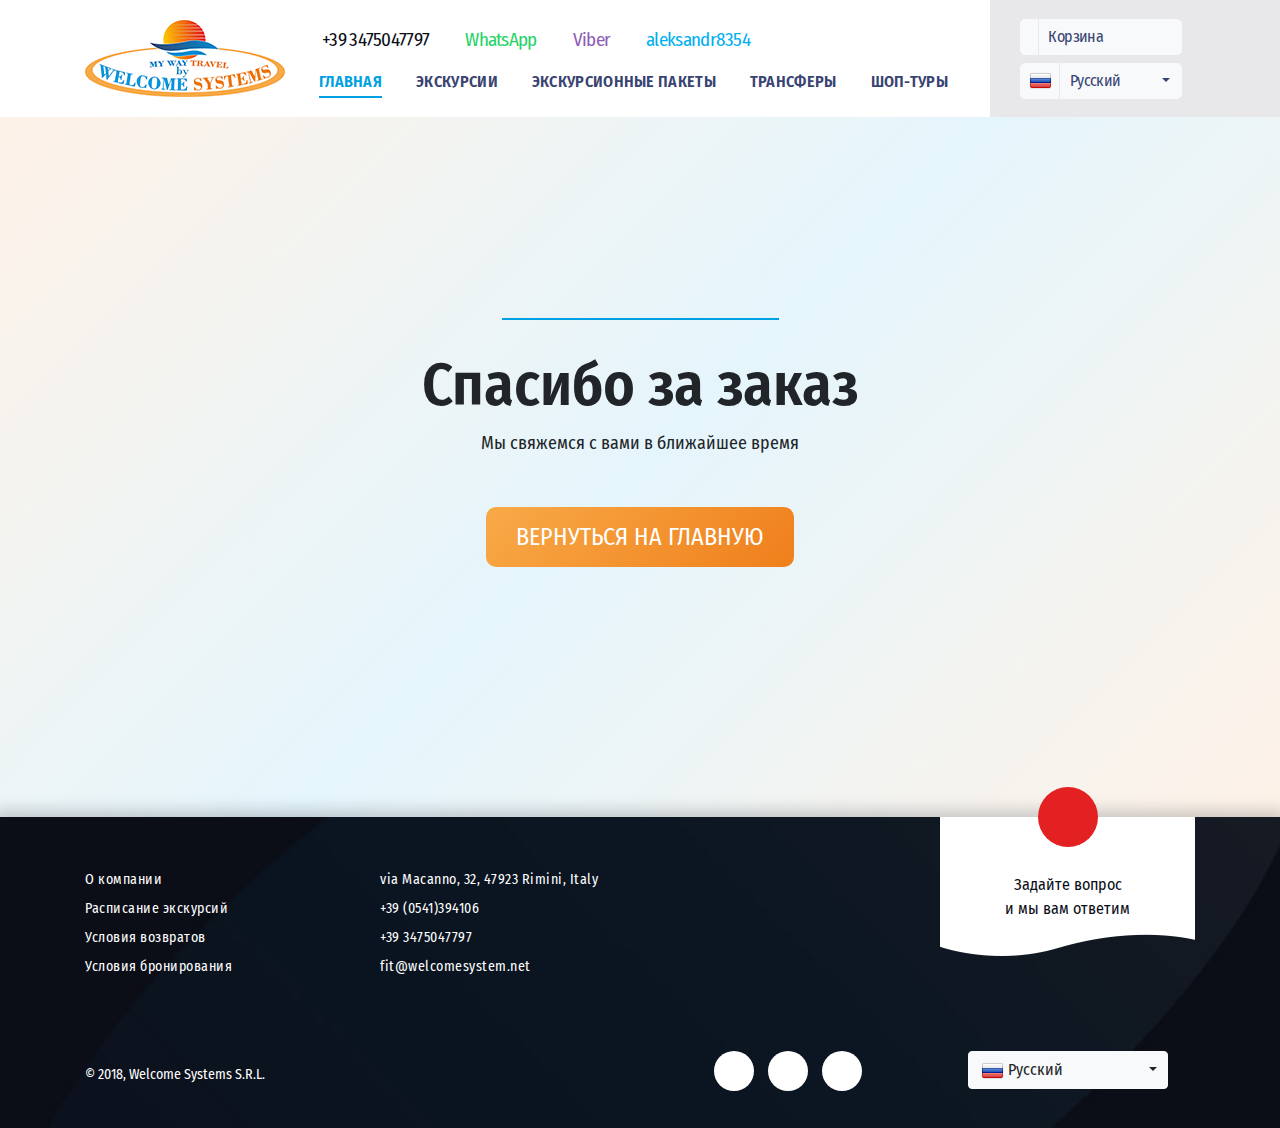
<file: thanks.html>
<!DOCTYPE html>
<html lang="en">
<head>
    <meta charset="UTF-8">
    <title>Index</title>

    <link rel="stylesheet" href="css/bootstrap/bootstrap.min.css">
    <link rel="stylesheet" href="https://use.fontawesome.com/releases/v5.0.8/css/all.css"
          integrity="sha384-3AB7yXWz4OeoZcPbieVW64vVXEwADiYyAEhwilzWsLw+9FgqpyjjStpPnpBO8o8S"
          crossorigin="anonymous">
    <link rel="stylesheet" href="css/menu.css">
    <link rel="stylesheet" href="owlCarousel/assets/owl.carousel.min.css">
    <link rel="stylesheet" href="owlCarousel/assets/owl.theme.default.min.css">
    <link rel="stylesheet" href="css/main.css">
</head>
<body>

<div class="wrap">
    <!--HEADER-->
    <div class="headerTopBg d-xl-flex">
        <div class="headerTopBgWhite d-none d-xl-block"></div>
        <div class="headerTopBgGray"></div>
    </div>
    <div class="container headerContainer">
        <div class="header">
            <div class="row">
                <div class="col-xl-2 col-lg-3 col-md-12 text-md-left text-sm-center text-center avatarBlock">
                    <div class="avatar">
                        <a href="/"><img src="img/logo.png" alt=""></a>
                    </div>
                </div>
                <div class="col-xl-8 col-lg-9 col-md-12 contactInfoAndNav">
                    <div class="contactInfo">
                        <ul>
                            <li class="phoneNumber">
                                <a href="">
                                    <i class="fas fa-phone"></i> +39 3475047797
                                </a>
                            </li>
                            <li class="whatsApp">
                                <a href="">
                                    <i class="fab fa-whatsapp"></i> WhatsApp
                                </a>
                            </li>
                            <li class="viber">
                                <a href="">
                                    <i class="fab fa-viber"></i> Viber
                                </a>
                            </li>
                            <li class="skype">
                                <a href="">
                                    <i class="fab fa-skype"></i> aleksandr8354
                                </a>
                            </li>
                        </ul>
                    </div>
                    <div class="clearfix"></div>
                    <div class="navigation tmenu">
                        <ul>
                            <li class="active">
                                <a href="">Главная</a>
                            </li>
                            <li>
                                <a href="">Экскурсии</a>
                            </li>
                            <li>
                                <a href="">Экскурсионные пакеты</a>
                            </li>
                            <li>
                                <a href="">Трансферы</a>
                            </li>
                            <li>
                                <a href="">Шоп-туры</a>
                            </li>
                        </ul>
                    </div>
                </div>
                <div class="col-xl-2 basketAndLangBlock">
                    <div class="basketAndLang">
                        <button type="button" class="btn btn-light btn-block">
                            <i class="fas fa-shopping-cart"></i>
                            <span class="separator"></span> Корзина
                        </button>
                        <div class="dropdown btn-block">
                            <button class="btn btn-light dropdown-toggle btn-block" type="button" id="dropdownMenuButton" data-toggle="dropdown" aria-haspopup="true" aria-expanded="false">
                                <img src="img/ru.png" alt="">
                                <span class="separator"></span> Русский
                            </button>
                            <div class="dropdown-menu" aria-labelledby="dropdownMenuButton">
                                <a class="dropdown-item" href="#">Русский</a>
                                <a class="dropdown-item" href="#">Английский</a>
                                <a class="dropdown-item" href="#">Немецкий</a>
                            </div>
                        </div>
                    </div>
                </div>
            </div>
        </div>
    </div>
    <!--END HEADER-->

   <div class="thanksBlock">
       <div class="container">
           <div class="row">
               <div class="col-12 text-center">
                   <div class="checkIcon">
                       <i class="fas fa-check"></i>
                   </div>
                   <div class="title">
                       Спасибо за заказ
                   </div>
                   <div class="afterTitle">
                       Мы свяжемся с вами в ближайшее время
                   </div>
                   <button class="returnBtn">Вернуться на главную</button>
               </div>
           </div>
       </div>
   </div>

    <!--FOOTER-->
    <div class="footer">
        <div class="container">
            <div class="row">
                <div class="col-sm-5 col-md-3 order-2 order-xs-2 order-sm-2 order-md-1 col-lg-3">
                    <ul>
                        <li>
                            <a href="">О компании</a>
                        </li>
                        <li>
                            <a href="">Расписание экскурсий</a>
                        </li>
                        <li>
                            <a href="">Условия возвратов</a>
                        </li>
                        <li>
                            <a href="">Условия бронирования</a>
                        </li>
                    </ul>
                </div>
                <div class="col-sm-7 col-md-5 order-3 order-xs-3 order-sm-3 order-md-2 col-lg-6">
                    <div class="contactInfo">
                        <ul>
                            <li>
                                <a href="">
                                    <i class="fas fa-map-marker"></i>via Macanno, 32, 47923 Rimini, Italy
                                </a>
                            </li>
                            <li>
                                <a href="">
                                    <i class="fas fa-phone"></i>+39 (0541)394106
                                </a>
                            </li>
                            <li>
                                <a href="">
                                    <i class="fas fa-mobile"></i>+39 3475047797
                                </a>
                            </li>
                            <li>
                                <a href="">
                                    <i class="fas fa-at"></i>fit@welcomesystem.net
                                </a>
                            </li>
                        </ul>
                    </div>
                </div>
                <div class="col-sm-12 col-md-4 order-1 order-xs-1 order-sm-1 order-md-3 text-sm-center text-md-left pt-sm-4 pt-md-0  col-lg-3">
                    <div class="contactBlock">
                        <button class="mailBtn" type="button" data-toggle="modal" data-target="#exampleModal"><i class="fas fa-envelope-open"></i></button>

                        <div class="contactText">
                            Задайте вопрос <br>и мы вам ответим
                        </div>
                    </div>

                    <div class="payInfo">
                        <i class="fab fa-paypal"></i>
                        <i class="fab fa-cc-visa"></i>
                    </div>
                </div>
            </div>
            <div class="row footerBottom">
                <div class="col-sm-12 order-3 order-sm-3 order-md-1 text-center text-sm-center text-md-left pt-4 pt-sm-4 pt-md-0 col-md-4 col-lg-6 align-content-center">
                    <div class="copy">
                        © 2018, Welcome Systems S.R.L.
                    </div>
                </div>
                <div class="col-sm-6 order-1 order-sm-1 order-md-2 pb-4 pb-sm-0 text-center text-sm-center col-md-4 col-lg-3">
                    <div class="socialBtn text-center text-sm-center">
                        <a href=""><i class="fab fa-facebook-f"></i></a>
                        <a href=""><i class="fab fa-twitter"></i></a>
                        <a href=""><i class="fab fa-vk"></i></a>
                    </div>
                </div>
                <div class="col-sm-6 order-2 order-sm-2 order-md-3 col-md-4 col-lg-3">
                    <div class="dropdown btnLang">
                        <button class="btn btn-light dropdown-toggle" type="button" data-toggle="dropdown" aria-haspopup="true" aria-expanded="false">
                            <img src="img/ru.png" alt=""> Русский
                        </button>
                        <div class="dropdown-menu" aria-labelledby="dropdownMenuButton">
                            <a class="dropdown-item" href="#">Русский</a>
                            <a class="dropdown-item" href="#">Английский</a>
                            <a class="dropdown-item" href="#">Немецкий</a>
                        </div>
                    </div>
                </div>
            </div>
        </div>
    </div>
    <!--END FOOTER-->

    <!-- Modal -->
    <div class="modal fade" id="exampleModal" tabindex="-1" role="dialog" aria-labelledby="exampleModalLabel" aria-hidden="true">
        <div class="modal-dialog modalContact" role="document">
            <div class="modal-content">
                <div class="modal-body">
                    <button type="button" class="close" data-dismiss="modal" aria-label="Close">
                        <img src="img/closeIcon.png" alt="">
                    </button>
                    <div class="topContactIcon">
                        <i class="fas fa-envelope-open"></i>
                    </div>
                    <div class="contactForm">
                        <form action="">
                            <div class="row">
                                <div class="col-sm-6">
                                    <div class="form-group">
                                        <label>Имя</label>
                                        <input type="email" class="form-control" aria-describedby="emailHelp" placeholder="">
                                    </div>
                                </div>
                                <div class="col-sm-6">
                                    <div class="form-group">
                                        <label>E-mail</label>
                                        <input type="email" class="form-control" aria-describedby="emailHelp" placeholder="">
                                    </div>
                                </div>
                                <div class="col-sm-12">
                                    <div class="form-group">
                                        <label>Сообщение</label>
                                        <textarea class="form-control" id="exampleFormControlTextarea1" rows="3"></textarea>
                                    </div>
                                </div>
                            </div>
                            <div class="captcha">
                                <img src="img/captcha.jpg" alt="">
                            </div>

                            <div class="controlBtn">
                                <button class="sendBtn">Отправить</button>
                            </div>
                        </form>
                    </div>
                </div>

            </div>
        </div>
    </div>

</div>



<!-- Optional JavaScript -->
<!-- jQuery first, then Popper.js, then Bootstrap JS -->
<script src="https://code.jquery.com/jquery-3.2.1.slim.min.js"></script>
<script src="https://cdnjs.cloudflare.com/ajax/libs/popper.js/1.12.9/umd/popper.min.js"></script>
<script src="js/bootstrap/bootstrap.min.js"></script>
<!--MOBILE MENU-->
<script src="js/mobile.js"></script>
<!--OWL CAROUSEL-->
<script src="owlCarousel/owl.carousel.min.js"></script>
<!--MAIN SCRIPT-->
<script>
    $(document).ready(function(){
        $(".owl-carousel.topSliders").owlCarousel({
            loop:true,
            margin:0,
            nav: true,
            navText: ['<i class="fas fa-angle-left"></i>', '<i class="fas fa-angle-right"></i>'],
            navElement: 'div',
            autoplay: false,
            responsiveClass:true,
            items:1,
            autoHeight: false,
            autoHeightClass: 'owl-height',
            dots: false
        });
        $('.owl-carousel.owl-review').owlCarousel({
            loop:true,
            margin: 0,
            nav: true,
            navText: ['<i class="fas fa-angle-left"></i>', '<i class="fas fa-angle-right"></i>'],
            navElement: 'div',
            autoplay: false,
            responsiveClass:true,
            items:2,
            autoHeight: false,
            autoHeightClass: 'owl-height',
            dots: false,
            responsive:{
                0:{
                    items:1
                },
                600:{
                    items:1
                },
                1000:{
                    items:2
                }
            }
        });
        $('.owl-carousel.catalogItemCarousel').owlCarousel({
            loop:true,
            margin:1,
            nav:true,
            dots: false,
            responsive:{
                0:{
                    items:1
                },
                600:{
                    items:3
                },
                1000:{
                    items:5
                }
            }
        })
    });
</script>
</body>
</html>
</file>
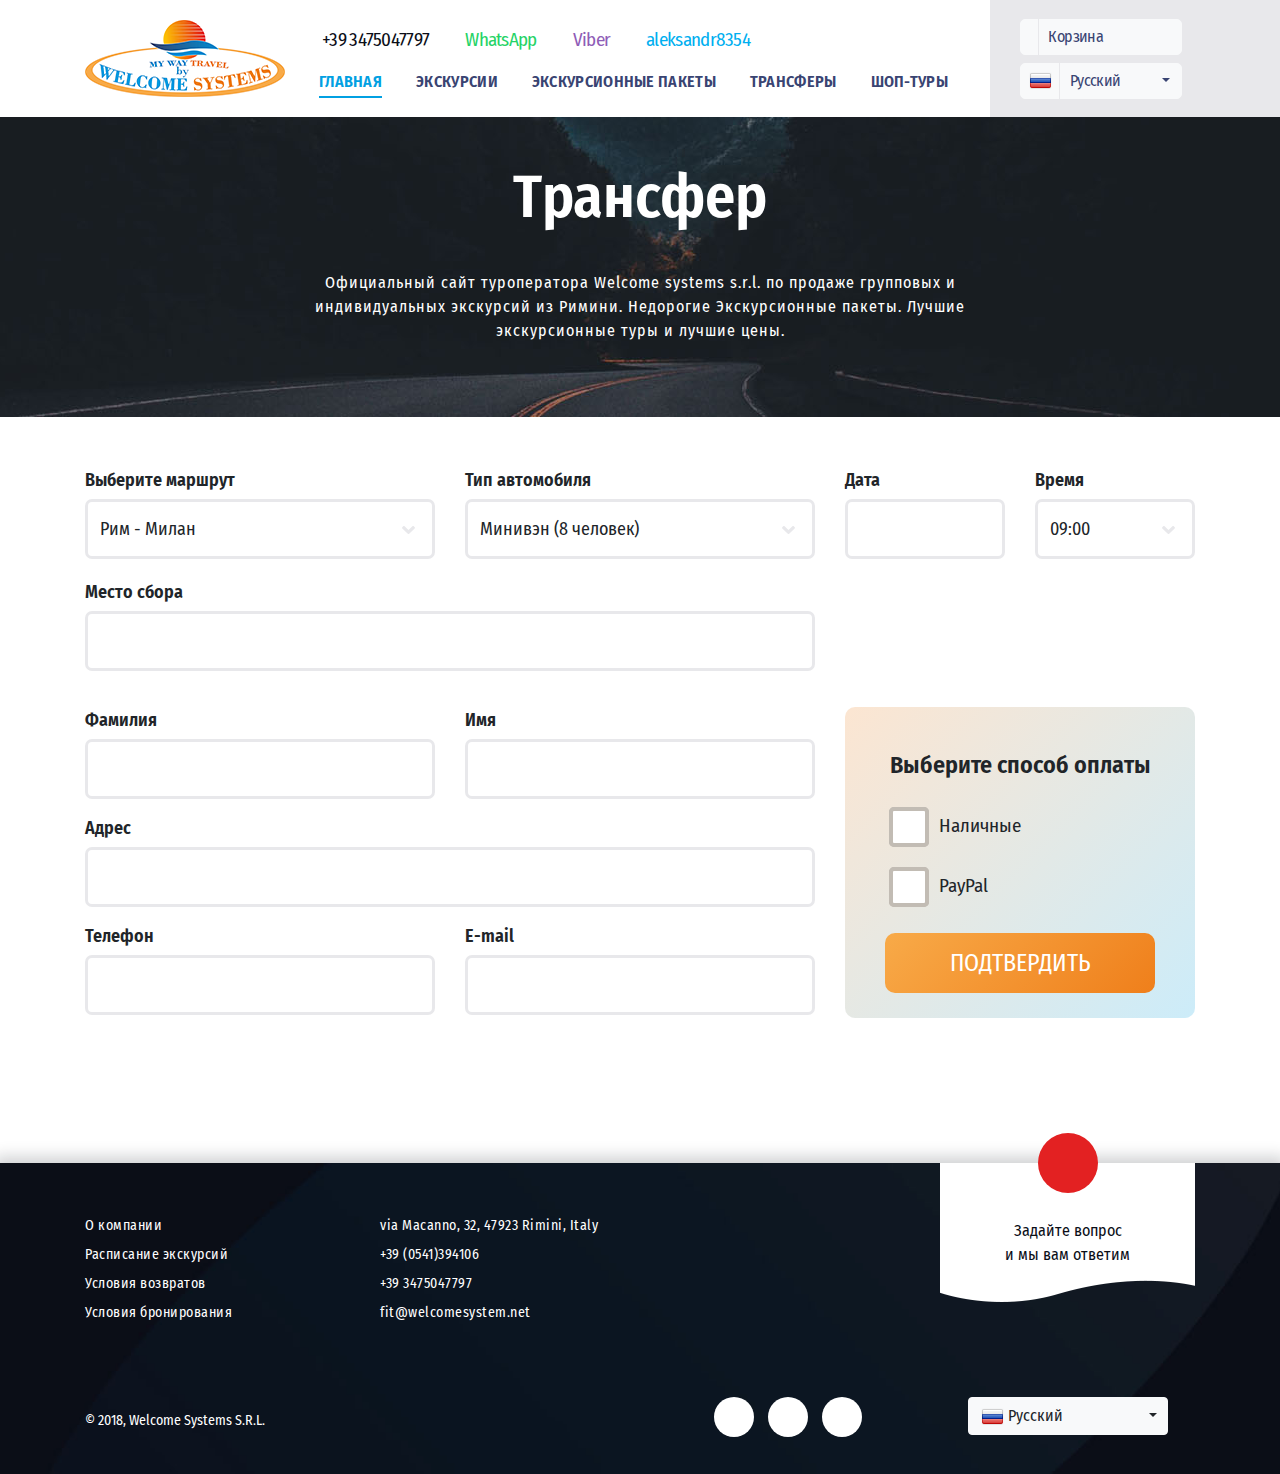
<file: transfer.html>
<!DOCTYPE html>
<html lang="en">
<head>
    <meta charset="UTF-8">
    <title>Index</title>

    <link rel="stylesheet" href="css/bootstrap/bootstrap.min.css">
    <link rel="stylesheet" href="https://use.fontawesome.com/releases/v5.0.8/css/all.css"
          integrity="sha384-3AB7yXWz4OeoZcPbieVW64vVXEwADiYyAEhwilzWsLw+9FgqpyjjStpPnpBO8o8S"
          crossorigin="anonymous">

    <link rel="stylesheet" href="datepicker/css/bootstrap-datepicker.css">

    <link rel="stylesheet" href="css/menu.css">
    <link rel="stylesheet" href="owlCarousel/assets/owl.carousel.min.css">
    <link rel="stylesheet" href="owlCarousel/assets/owl.theme.default.min.css">
    <link rel="stylesheet" href="css/main.css">
    <script src="datepicker/js/bootstrap-datepicker.js"></script>
</head>
<body>

<div class="wrap">
    <!--HEADER-->
    <div class="headerTopBg d-xl-flex">
        <div class="headerTopBgWhite d-none d-xl-block"></div>
        <div class="headerTopBgGray"></div>
    </div>
    <div class="container headerContainer">
        <div class="header">
            <div class="row">
                <div class="col-xl-2 col-lg-3 col-md-12 text-md-left text-sm-center text-center avatarBlock">
                    <div class="avatar">
                        <a href="/"><img src="img/logo.png" alt=""></a>
                    </div>
                </div>
                <div class="col-xl-8 col-lg-9 col-md-12 contactInfoAndNav">
                    <div class="contactInfo">
                        <ul>
                            <li class="phoneNumber">
                                <a href="">
                                    <i class="fas fa-phone"></i> +39 3475047797
                                </a>
                            </li>
                            <li class="whatsApp">
                                <a href="">
                                    <i class="fab fa-whatsapp"></i> WhatsApp
                                </a>
                            </li>
                            <li class="viber">
                                <a href="">
                                    <i class="fab fa-viber"></i> Viber
                                </a>
                            </li>
                            <li class="skype">
                                <a href="">
                                    <i class="fab fa-skype"></i> aleksandr8354
                                </a>
                            </li>
                        </ul>
                    </div>
                    <div class="clearfix"></div>
                    <div class="navigation tmenu">
                        <ul>
                            <li class="active">
                                <a href="">Главная</a>
                            </li>
                            <li>
                                <a href="">Экскурсии</a>
                            </li>
                            <li>
                                <a href="">Экскурсионные пакеты</a>
                            </li>
                            <li>
                                <a href="">Трансферы</a>
                            </li>
                            <li>
                                <a href="">Шоп-туры</a>
                            </li>
                        </ul>
                    </div>
                </div>
                <div class="col-xl-2 basketAndLangBlock">
                    <div class="basketAndLang">
                        <button type="button" class="btn btn-light btn-block">
                            <i class="fas fa-shopping-cart"></i>
                            <span class="separator"></span> Корзина
                        </button>
                        <div class="dropdown btn-block">
                            <button class="btn btn-light dropdown-toggle btn-block" type="button" id="dropdownMenuButton" data-toggle="dropdown" aria-haspopup="true" aria-expanded="false">
                                <img src="img/ru.png" alt="">
                                <span class="separator"></span> Русский
                            </button>
                            <div class="dropdown-menu" aria-labelledby="dropdownMenuButton">
                                <a class="dropdown-item" href="#">Русский</a>
                                <a class="dropdown-item" href="#">Английский</a>
                                <a class="dropdown-item" href="#">Немецкий</a>
                            </div>
                        </div>
                    </div>
                </div>
            </div>
        </div>
    </div>
    <!--END HEADER-->

    <!--SLIDER-->
    <div class="catalogSlide">

        <div class="slideItem">
            <div class="imgSlide">
                <img src="img/transferSlide.jpg" alt="">
            </div>
            <div class="container slideContent">
                <h1>Трансфер</h1>

                <div class="slideText">
                    Официальный сайт туроператора Welcome systems s.r.l.
                    по продаже групповых и индивидуальных экскурсий из Римини.
                    Недорогие Экскурсионные пакеты. Лучшие экскурсионные туры и лучшие цены.
                </div>
            </div>
        </div>

    </div>
    <!--END SLIDER-->

    <div class="itemContent">
        <form action="">
            <div class="container">
                <div class="row itemBuyForm">
                    <div class="col-md-6 col-lg-4 col-xl-4">
                        <div class="formGroup">
                            <div class="label">
                                Выберите маршрут
                            </div>
                            <div class="dropdown mainDropdown">
                                <button class="btn btn-light dropdown-toggle btn-block" type="button" data-toggle="dropdown" aria-haspopup="true" aria-expanded="false">
                                    Рим - Милан
                                </button>
                                <div class="dropdown-menu" aria-labelledby="dropdownMenuButton">
                                    <a class="dropdown-item" href="#">Венеция - Рим</a>
                                    <a class="dropdown-item" href="#">Флоренция - Портофино</a>
                                    <a class="dropdown-item" href="#">Милан - Венеция</a>
                                </div>
                            </div>
                        </div>
                    </div>
                    <div class="col-md-6 col-lg-4 col-xl-4">
                        <div class="formGroup">
                            <div class="label">
                                Тип автомобиля
                            </div>
                            <div class="dropdown mainDropdown">
                                <button class="btn btn-light dropdown-toggle btn-block" type="button" data-toggle="dropdown" aria-haspopup="true" aria-expanded="false">
                                    Минивэн (8 человек)
                                </button>
                                <div class="dropdown-menu" aria-labelledby="dropdownMenuButton">
                                    <a class="dropdown-item" href="#">Автобус (40 человек)</a>
                                    <a class="dropdown-item" href="#">Легковая (4 человека)</a>
                                    <a class="dropdown-item" href="#">Микроавтобус (20 человек)</a>
                                </div>
                            </div>
                        </div>
                    </div>
                    <div class="col-md-12 col-lg-4 col-xl-4">
                        <div class="row">
                            <div class="col-md-6 col-lg-6">
                                <div class="formGroup">
                                    <div class="label">
                                        <i class="fas fa-calendar-alt"></i> Дата
                                    </div>
                                    <input type="text" class="form-control dateControl" id="startDate">
                                </div>
                            </div>
                            <div class="col-md-6 col-lg-6">
                                <div class="formGroup">
                                    <div class="label">
                                        <i class="fas fa-clock"></i> Время
                                    </div>
                                    <div class="dropdown mainDropdown">
                                        <button class="btn btn-light dropdown-toggle btn-block" type="button" data-toggle="dropdown" aria-haspopup="true" aria-expanded="false">
                                            09:00
                                        </button>
                                        <div class="dropdown-menu" aria-labelledby="dropdownMenuButton">
                                            <a class="dropdown-item" href="#">01:00</a>
                                            <a class="dropdown-item" href="#">02:00</a>
                                            <a class="dropdown-item" href="#">03:00</a>
                                        </div>
                                    </div>
                                </div>
                            </div>
                        </div>
                    </div>

                    <div class="col-lg-8 col-xl-8">
                        <div class="form-group">
                            <label>Место сбора</label>
                            <input type="text" class="form-control" aria-describedby="emailHelp" placeholder="">
                        </div>
                    </div>

                    <div class="col-lg-4 col-xl-4">
                    </div>
                </div>

                <div class="row confirmBlock">
                    <div class="col-lg-8 col-xl-8">
                        <div class="row">
                            <div class="col-md-6 col-lg-6 col-xl-6">
                                <div class="form-group">
                                    <label>Фамилия</label>
                                    <input type="text" class="form-control" aria-describedby="emailHelp" placeholder="">
                                </div>
                            </div>
                            <div class="col-md-6 col-lg-6 col-xl-6">
                                <div class="form-group">
                                    <label>Имя</label>
                                    <input type="text" class="form-control" aria-describedby="emailHelp" placeholder="">
                                </div>
                            </div>
                            <div class="col-xl-12">
                                <div class="form-group">
                                    <label>Адрес</label>
                                    <input type="text" class="form-control" aria-describedby="emailHelp" placeholder="">
                                </div>
                            </div>
                            <div class="col-md-6 col-lg-6 col-xl-6">
                                <div class="form-group">
                                    <label>Телефон</label>
                                    <input type="text" class="form-control" aria-describedby="emailHelp" placeholder="">
                                </div>
                            </div>
                            <div class="col-md-6 col-lg-6 col-xl-6">
                                <div class="form-group">
                                    <label>E-mail</label>
                                    <input type="text" class="form-control" aria-describedby="emailHelp" placeholder="">
                                </div>
                            </div>
                        </div>
                    </div>
                    <div class="col-lg-4 col-xl-4">
                        <div class="confirmControlsBlock mt-sm-3 mt-md-3 mt-lg-0">
                            <div class="confirmControls">
                                <div class="title">Выберите способ оплаты</div>
                                <div class="custom-control custom-checkbox mr-sm-2">
                                    <input type="checkbox" class="custom-control-input" id="money">
                                    <label class="custom-control-label" for="money">Наличные</label>
                                </div>
                                <div class="custom-control custom-checkbox mr-sm-2">
                                    <input type="checkbox" class="custom-control-input" id="paypal">
                                    <label class="custom-control-label" for="paypal">PayPal</label>
                                </div>
                                <button class="selectBtn">Подтвердить</button>
                            </div>
                        </div>
                    </div>
                </div>
            </div>
        </form>
    </div>

    <!--FOOTER-->
    <div class="footer">
        <div class="container">
            <div class="row">
                <div class="col-sm-5 col-md-3 order-2 order-xs-2 order-sm-2 order-md-1 col-lg-3">
                    <ul>
                        <li>
                            <a href="">О компании</a>
                        </li>
                        <li>
                            <a href="">Расписание экскурсий</a>
                        </li>
                        <li>
                            <a href="">Условия возвратов</a>
                        </li>
                        <li>
                            <a href="">Условия бронирования</a>
                        </li>
                    </ul>
                </div>
                <div class="col-sm-7 col-md-5 order-3 order-xs-3 order-sm-3 order-md-2 col-lg-6">
                    <div class="contactInfo">
                        <ul>
                            <li>
                                <a href="">
                                    <i class="fas fa-map-marker"></i>via Macanno, 32, 47923 Rimini, Italy
                                </a>
                            </li>
                            <li>
                                <a href="">
                                    <i class="fas fa-phone"></i>+39 (0541)394106
                                </a>
                            </li>
                            <li>
                                <a href="">
                                    <i class="fas fa-mobile"></i>+39 3475047797
                                </a>
                            </li>
                            <li>
                                <a href="">
                                    <i class="fas fa-at"></i>fit@welcomesystem.net
                                </a>
                            </li>
                        </ul>
                    </div>
                </div>
                <div class="col-sm-12 col-md-4 order-1 order-xs-1 order-sm-1 order-md-3 text-sm-center text-md-left pt-sm-4 pt-md-0  col-lg-3">
                    <div class="contactBlock">
                        <button class="mailBtn" type="button" data-toggle="modal" data-target="#exampleModal"><i class="fas fa-envelope-open"></i></button>

                        <div class="contactText">
                            Задайте вопрос <br>и мы вам ответим
                        </div>
                    </div>

                    <div class="payInfo">
                        <i class="fab fa-paypal"></i>
                        <i class="fab fa-cc-visa"></i>
                    </div>
                </div>
            </div>
            <div class="row footerBottom">
                <div class="col-sm-12 order-3 order-sm-3 order-md-1 text-center text-sm-center text-md-left pt-4 pt-sm-4 pt-md-0 col-md-4 col-lg-6 align-content-center">
                    <div class="copy">
                        © 2018, Welcome Systems S.R.L.
                    </div>
                </div>
                <div class="col-sm-6 order-1 order-sm-1 order-md-2 pb-4 pb-sm-0 text-center text-sm-center col-md-4 col-lg-3">
                    <div class="socialBtn text-center text-sm-center">
                        <a href=""><i class="fab fa-facebook-f"></i></a>
                        <a href=""><i class="fab fa-twitter"></i></a>
                        <a href=""><i class="fab fa-vk"></i></a>
                    </div>
                </div>
                <div class="col-sm-6 order-2 order-sm-2 order-md-3 col-md-4 col-lg-3">
                    <div class="dropdown btnLang">
                        <button class="btn btn-light dropdown-toggle" type="button" data-toggle="dropdown" aria-haspopup="true" aria-expanded="false">
                            <img src="img/ru.png" alt=""> Русский
                        </button>
                        <div class="dropdown-menu" aria-labelledby="dropdownMenuButton">
                            <a class="dropdown-item" href="#">Русский</a>
                            <a class="dropdown-item" href="#">Английский</a>
                            <a class="dropdown-item" href="#">Немецкий</a>
                        </div>
                    </div>
                </div>
            </div>
        </div>
    </div>
    <!--END FOOTER-->

    <!-- Modal -->
    <div class="modal fade" id="exampleModal" tabindex="-1" role="dialog" aria-labelledby="exampleModalLabel" aria-hidden="true">
        <div class="modal-dialog modalContact" role="document">
            <div class="modal-content">
                <div class="modal-body">
                    <button type="button" class="close" data-dismiss="modal" aria-label="Close">
                        <img src="img/closeIcon.png" alt="">
                    </button>
                    <div class="topContactIcon">
                        <i class="fas fa-envelope-open"></i>
                    </div>
                    <div class="contactForm">
                        <form action="">
                            <div class="row">
                                <div class="col-sm-6">
                                    <div class="form-group">
                                        <label>Имя</label>
                                        <input type="email" class="form-control" aria-describedby="emailHelp" placeholder="">
                                    </div>
                                </div>
                                <div class="col-sm-6">
                                    <div class="form-group">
                                        <label>E-mail</label>
                                        <input type="email" class="form-control" aria-describedby="emailHelp" placeholder="">
                                    </div>
                                </div>
                                <div class="col-sm-12">
                                    <div class="form-group">
                                        <label>Сообщение</label>
                                        <textarea class="form-control" id="exampleFormControlTextarea1" rows="3"></textarea>
                                    </div>
                                </div>
                            </div>
                            <div class="captcha">
                                <img src="img/captcha.jpg" alt="">
                            </div>

                            <div class="controlBtn">
                                <button class="sendBtn">Отправить</button>
                            </div>
                        </form>
                    </div>
                </div>

            </div>
        </div>
    </div>

</div>



<!-- Optional JavaScript -->
<!-- jQuery first, then Popper.js, then Bootstrap JS -->
<script src="https://code.jquery.com/jquery-3.2.1.slim.min.js"></script>
<script src="https://cdnjs.cloudflare.com/ajax/libs/popper.js/1.12.9/umd/popper.min.js"></script>
<script src="js/bootstrap/bootstrap.min.js"></script>

<script src="datepicker/js/bootstrap-datepicker.js" type="text/javascript"></script>

<!--MOBILE MENU-->
<script src="js/mobile.js"></script>
<!--OWL CAROUSEL-->
<script src="owlCarousel/owl.carousel.min.js"></script>
<!--MAIN SCRIPT-->
<script>
    $(document).ready(function(){

        $('#startDate').datepicker({
            uiLibrary: 'bootstrap4',
            icons: {
                rightIcon: '<i class="fas fa-chevron-down"></i>'
            }
        });
        $('#endDate').datepicker({
            uiLibrary: 'bootstrap4',
            icons: {
                rightIcon: '<i class="fas fa-chevron-down"></i>'
            }
        });

        $('#sandbox-container input').datepicker({
            language: "ru"
        });

        $(".owl-carousel.topSliders").owlCarousel({
            loop:true,
            margin:0,
            nav: true,
            navText: ['<i class="fas fa-angle-left"></i>', '<i class="fas fa-angle-right"></i>'],
            navElement: 'div',
            autoplay: false,
            responsiveClass:true,
            items:1,
            autoHeight: false,
            autoHeightClass: 'owl-height',
            dots: false
        });
        $('.owl-carousel.owl-review').owlCarousel({
            loop:true,
            margin: 0,
            nav: true,
            navText: ['<i class="fas fa-angle-left"></i>', '<i class="fas fa-angle-right"></i>'],
            navElement: 'div',
            autoplay: false,
            responsiveClass:true,
            items:2,
            autoHeight: false,
            autoHeightClass: 'owl-height',
            dots: false,
            responsive:{
                0:{
                    items:1
                },
                600:{
                    items:1
                },
                1000:{
                    items:2
                }
            }
        });
        $('.owl-carousel.catalogItemCarousel').owlCarousel({
            loop:true,
            margin:1,
            nav:true,
            dots: false,
            responsive:{
                0:{
                    items:1
                },
                600:{
                    items:3
                },
                1000:{
                    items:5
                }
            }
        })


    });
</script>
</body>
</html>
</file>
<file: css/menu.css>
.mp__overlay{
	position:fixed;
	top:0;
	left:0;
	right:0;
	bottom:0;
	z-index:100;
	background-color:rgba(0,0,0,0.5);
	display:none;
}
.mp__panel{
	position:fixed;
	top:0;
	left:0;
	right:0;
	z-index:101;
	box-shadow:0 2px 3px rgba(0,0,0,0.2);
	padding:0 5px 0 5px;
	text-align:center;
	background:#e8e8eb;
	display:none;
}
.mp__panel:after{
	content:'';
	display: table;
	clear: both;
}

.mp__button-main{
	width:34px;
	height:34px;
	margin:3px;
	background:none;
	border:none;
	padding:4px;
	border-radius:3px;
	cursor:pointer;
	outline:none;
	float:right;
}
.mp__line{position:relative;display:block;}
.mp__line:after,
.mp__line:before{content:"";position:absolute;left:0;top:-9px;}
.mp__line:after{top:9px;}
.mp__line,
.mp__line:after,
.mp__line:before{
	width:100%;
	height:2px;
	transition:all 0.3s;
	-webkit-backface-visibility:hidden;
	backface-visibility:hidden;
	border-radius:2px;
	background-color:#01a0e2;
}

.mp__button-main.mp--on .mp__line{background-color:transparent;}
.mp__button-main.mp--on .mp__line:before{-webkit-transform:rotate(45deg) translate(6px, 7px);-ms-transform:rotate(45deg) translate(6px, 7px);transform:rotate(45deg) translate(6px, 7px);}
.mp__button-main.mp--on .mp__line:after{-webkit-transform:rotate(-45deg) translate(6px, -7px);-ms-transform:rotate(-45deg) translate(6px, -7px);transform:rotate(-45deg) translate(6px, -7px);}



.mp__button-text{
	margin:6px 6px 3px 3px;
	background:none;
	border:solid 1px #fff;
	padding:6px 4px;
	border-radius:3px;
	cursor:pointer;
	outline:none;
	font-size:14px;
	float:left;
	color:#fff;
}

.mp__button-text--center{
	float: none;

}

.mp--hide{
	display: none;
}

.mp__panel a{
	color: #fff;
}





@media only screen and (max-width : 767px) {


	/*mobile menu*/

	.mp__overlay.mp--on {
		display: block;
	}
	.mp__panel {display: block;} 

	body{
		padding-top: 40px;
	}
	
	/*родитель меню*/
	.tmenu{
		position: fixed;
		top:0;
		left:-125%;
		bottom: 0;
		width: 80%;
		max-width: 260px;
		overflow-y: auto;
		box-shadow: 2px 0 3px 0px rgba(0,0,0,0.2);
		transition: all 0.3s linear;
		z-index: 1020;
		box-sizing: border-box;
		padding: 50px 10px 20px 15px;
		background-color: #e8e8eb;
	}
	.tmenu.mp--on{
		left:0;
	}




}
</file>
<file: css/main.css>
@import url("https://fonts.googleapis.com/css?family=Fira+Sans+Condensed:300,400,500,600,700&subset=cyrillic,cyrillic-ext");
body {
  font-family: 'Fira Sans Condensed', sans-serif;
  min-width: 540px; }

.wrap .headerTopBg {
  width: 100%;
  height: 117px;
  display: -webkit-box; }
  .wrap .headerTopBg .headerTopBgWhite {
    width: 50%;
    background: #ffffff; }
  .wrap .headerTopBg .headerTopBgGray {
    width: 50%;
    background: #e8e8eb; }
    @media screen and (max-width: 1200px) {
      .wrap .headerTopBg .headerTopBgGray {
        width: 100%;
        height: 80px;
        top: 117px;
        position: absolute; } }
    @media screen and (max-width: 992px) {
      .wrap .headerTopBg .headerTopBgGray {
        width: 100%;
        height: 54px;
        top: 176px; } }
    @media screen and (max-width: 768px) {
      .wrap .headerTopBg .headerTopBgGray {
        width: 100%;
        height: 54px;
        top: 204px; } }
.wrap .headerContainer {
  margin-top: -117px; }
  @media screen and (max-width: 1200px) {
    .wrap .headerContainer {
      margin-top: -117px; } }
  .wrap .headerContainer .header {
    height: 117px; }
    @media screen and (max-width: 1200px) {
      .wrap .headerContainer .header {
        height: auto; } }
    @media screen and (max-width: 992px) {
      .wrap .headerContainer .header {
        height: auto; } }
    @media screen and (max-width: 768px) {
      .wrap .headerContainer .header {
        height: auto; } }
    .wrap .headerContainer .header .avatarBlock {
      z-index: 1; }
      .wrap .headerContainer .header .avatarBlock .avatar img {
        margin: 20px 0; }
    .wrap .headerContainer .header .contactInfoAndNav {
      background: #ffffff; }
    .wrap .headerContainer .header .contactInfo {
      margin: 26px 44px;
      letter-spacing: -0.8px; }
      @media screen and (max-width: 1200px) {
        .wrap .headerContainer .header .contactInfo {
          margin: 26px 0; } }
      @media screen and (max-width: 992px) {
        .wrap .headerContainer .header .contactInfo {
          margin: -60px 0 26px 0px;
          float: right; } }
      @media screen and (max-width: 768px) {
        .wrap .headerContainer .header .contactInfo {
          margin: 0px 0 26px 0px;
          float: none; } }
      .wrap .headerContainer .header .contactInfo ul {
        margin: 0;
        padding: 0; }
        .wrap .headerContainer .header .contactInfo ul li {
          float: left;
          margin-right: 33px;
          list-style-type: none; }
          @media screen and (max-width: 1200px) {
            .wrap .headerContainer .header .contactInfo ul li {
              margin-right: 30px; } }
          @media screen and (max-width: 992px) {
            .wrap .headerContainer .header .contactInfo ul li {
              margin-right: 12px; } }
          @media screen and (max-width: 768px) {
            .wrap .headerContainer .header .contactInfo ul li {
              margin-right: 28px;
              margin-bottom: 20px; }
              .wrap .headerContainer .header .contactInfo ul li:last-child {
                margin-right: 0px; } }
          .wrap .headerContainer .header .contactInfo ul li i {
            margin-right: 3px; }
          .wrap .headerContainer .header .contactInfo ul li a {
            font-size: 19px;
            letter-spacing: -0.7px;
            color: #0b0e17; }
            .wrap .headerContainer .header .contactInfo ul li a:hover {
              text-decoration: none;
              opacity: 0.7; }
        .wrap .headerContainer .header .contactInfo ul .phoneNumber a {
          color: #0b0e17; }
        .wrap .headerContainer .header .contactInfo ul .whatsApp a {
          color: #25d366; }
        .wrap .headerContainer .header .contactInfo ul .viber a {
          color: #8f5db7; }
        .wrap .headerContainer .header .contactInfo ul .skype a {
          color: #00aff0; }
    .wrap .headerContainer .header .navigation {
      margin: 15px 44px; }
      @media screen and (max-width: 1200px) {
        .wrap .headerContainer .header .navigation {
          margin: 15px 0; } }
      @media screen and (max-width: 768px) {
        .wrap .headerContainer .header .navigation {
          margin: 0;
          padding: 20px; } }
      .wrap .headerContainer .header .navigation ul {
        margin: 0;
        padding: 0; }
        .wrap .headerContainer .header .navigation ul li {
          list-style-type: none;
          float: left;
          margin-right: 34px;
          margin-bottom: 20px; }
          @media screen and (max-width: 1200px) {
            .wrap .headerContainer .header .navigation ul li {
              margin-right: 30px; } }
          @media screen and (max-width: 768px) {
            .wrap .headerContainer .header .navigation ul li {
              float: none;
              margin-right: 0; } }
          .wrap .headerContainer .header .navigation ul li a {
            color: #394472;
            text-transform: uppercase;
            font-size: 16px;
            letter-spacing: 0.3px;
            font-weight: 600;
            padding-bottom: 5px;
            border-bottom: 2px solid #ffffff; }
            .wrap .headerContainer .header .navigation ul li a:hover {
              text-decoration: none;
              color: #01a0e2;
              border-bottom: 2px solid #01a0e2; }
            @media screen and (max-width: 768px) {
              .wrap .headerContainer .header .navigation ul li a {
                width: 100%;
                display: block;
                border-bottom: 2px solid #e8e8eb; } }
          .wrap .headerContainer .header .navigation ul li:last-child {
            margin-right: 0; }
        .wrap .headerContainer .header .navigation ul .active a {
          color: #01a0e2;
          border-bottom: 2px solid #01a0e2; }
    .wrap .headerContainer .header .basketAndLangBlock {
      background: #e8e8eb;
      margin-left: -30px; }
      .wrap .headerContainer .header .basketAndLangBlock a.cardlink {
        color: #394472;
        text-align: left;
        padding: .305rem .75rem;
        margin-bottom: 5px;
        margin-bottom: 5px; }
        .wrap .headerContainer .header .basketAndLangBlock a.cardlink .separator {
          width: 1px;
          height: 37px;
          background: #e8e8eb;
          display: inline-block;
          margin-bottom: -13px;
          margin-top: -13px;
          margin-right: 6px; }
        .wrap .headerContainer .header .basketAndLangBlock a.cardlink i {
          float: left;
          margin-top: 4px;
          margin-right: 10px; }
      @media screen and (max-width: 1200px) {
        .wrap .headerContainer .header .basketAndLangBlock {
          margin-left: 0; } }
      .wrap .headerContainer .header .basketAndLangBlock .basketAndLang {
        margin-right: -30px;
        padding: 19px 13px 12px 15px; }
        @media screen and (max-width: 1200px) {
          .wrap .headerContainer .header .basketAndLangBlock .basketAndLang {
            margin-right: 0;
            display: flex;
            flex-flow: row wrap;
            flex-wrap: nowrap; } }
        @media screen and (max-width: 992px) {
          .wrap .headerContainer .header .basketAndLangBlock .basketAndLang {
            padding: 10px 13px 3px 15px; }
            .wrap .headerContainer .header .basketAndLangBlock .basketAndLang button {
              margin: 0 15px; }
            .wrap .headerContainer .header .basketAndLangBlock .basketAndLang .select {
              margin: 0 15px; } }
        .wrap .headerContainer .header .basketAndLangBlock .basketAndLang button {
          padding: 0;
          text-align: left;
          height: 36px;
          letter-spacing: -0.6px;
          color: #394472;
          -webkit-border-radius: 5px;
          -moz-border-radius: 5px;
          border-radius: 5px;
          margin-bottom: 5px; }
          @media screen and (max-width: 1200px) {
            .wrap .headerContainer .header .basketAndLangBlock .basketAndLang button {
              width: 100%; } }
          .wrap .headerContainer .header .basketAndLangBlock .basketAndLang button i {
            margin: 0 7px 0 10px; }
          .wrap .headerContainer .header .basketAndLangBlock .basketAndLang button img {
            margin: -3px 4px 0 8px; }
          .wrap .headerContainer .header .basketAndLangBlock .basketAndLang button .separator {
            width: 1px;
            height: 37px;
            background: #e8e8eb;
            display: inline-block;
            margin-bottom: -13px;
            margin-top: -13px;
            margin-right: 6px; }
          .wrap .headerContainer .header .basketAndLangBlock .basketAndLang button:after {
            position: absolute;
            right: 12px;
            top: 15px; }
        @media screen and (max-width: 1200px) {
          .wrap .headerContainer .header .basketAndLangBlock .basketAndLang .dropdown {
            margin-left: 30px;
            width: 100%;
            margin-top: 0; } }
.wrap .slider .imgSlide img {
  display: block;
  height: 100%;
  min-height: 500px;
  max-height: 500px;
  object-fit: cover; }
.wrap .slider .slideContent {
  margin-top: -500px;
  color: #ffffff;
  text-align: center;
  display: -webkit-box;
  display: -webkit-flex;
  display: -ms-flexbox;
  display: flex;
  flex: 1;
  -webkit-box-align: center;
  -webkit-align-items: center;
  -ms-flex-align: center;
  align-items: center;
  min-height: 500px;
  -webkit-box-pack: center;
  -webkit-justify-content: center;
  -ms-flex-pack: center;
  justify-content: center;
  flex-direction: column;
  align-items: center;
  justify-content: center;
  -ms-flex-pack: center;
  height: 500px; }
  .wrap .slider .slideContent h1 {
    font-size: 60px;
    font-weight: 600; }
  .wrap .slider .slideContent .slideText {
    max-width: 700px;
    letter-spacing: 1px;
    margin: 30px 0; }
    @media screen and (max-width: 768px) {
      .wrap .slider .slideContent .slideText {
        margin: 10px 0 10px 0px;
        padding: 0 40px; } }
    @media screen and (max-width: 768px) {
      .wrap .slider .slideContent .slideText {
        padding: 0 50px; } }
  .wrap .slider .slideContent .slideControl .slideBtn {
    display: inline-block;
    height: 60px;
    -webkit-border-radius: 30px;
    -moz-border-radius: 30px;
    border-radius: 30px;
    padding: 13px 25px;
    font-size: 24px;
    border: none;
    outline: none;
    margin: 33px 5px 10px 5px;
    color: #ffffff;
    cursor: pointer; }
  .wrap .slider .slideContent .slideControl .phone {
    background: #e32122; }
    .wrap .slider .slideContent .slideControl .phone:hover {
      background: #cd1b00; }
  .wrap .slider .slideContent .slideControl .skype {
    background: #01a0e2; }
    .wrap .slider .slideContent .slideControl .skype:hover {
      background: #0192cd; }
.wrap .slider .owl-nav {
  position: absolute;
  top: 50%;
  width: 100%; }
  .wrap .slider .owl-nav .owl-prev {
    background: rgba(0, 0, 0, 0.5);
    width: 60px;
    height: 60px;
    padding: 10px;
    text-align: center;
    font-size: 30px;
    color: #ffffff;
    -webkit-border-radius: 50%;
    -moz-border-radius: 50%;
    border-radius: 50%;
    margin-top: -40px;
    left: 80px;
    position: absolute; }
    @media screen and (max-width: 992px) {
      .wrap .slider .owl-nav .owl-prev {
        left: 20px; } }
    .wrap .slider .owl-nav .owl-prev:hover {
      opacity: 0.5; }
  .wrap .slider .owl-nav .owl-next {
    background: rgba(0, 0, 0, 0.5);
    width: 60px;
    height: 60px;
    padding: 10px;
    text-align: center;
    font-size: 30px;
    color: #ffffff;
    -webkit-border-radius: 50%;
    -moz-border-radius: 50%;
    border-radius: 50%;
    margin-top: -40px;
    right: 80px;
    position: absolute; }
    @media screen and (max-width: 992px) {
      .wrap .slider .owl-nav .owl-next {
        right: 20px; } }
    .wrap .slider .owl-nav .owl-next:hover {
      opacity: 0.5; }
.wrap .filter {
  /* Permalink - use to edit and share this gradient: http://colorzilla.com/gradient-editor/#ef7f1b+0,f8aa48+100 */
  background: #ef7f1b;
  /* Old browsers */
  background: -moz-linear-gradient(-45deg, #ef7f1b 0%, #f8aa48 100%);
  /* FF3.6-15 */
  background: -webkit-linear-gradient(-45deg, #ef7f1b 0%, #f8aa48 100%);
  /* Chrome10-25,Safari5.1-6 */
  background: linear-gradient(135deg, #ef7f1b 0%, #f8aa48 100%);
  /* W3C, IE10+, FF16+, Chrome26+, Opera12+, Safari7+ */
  filter: progid:DXImageTransform.Microsoft.gradient(startColorstr='#ef7f1b', endColorstr='#f8aa48', GradientType=1);
  /* IE6-9 fallback on horizontal gradient */
  padding: 25px 0; }
  @media screen and (max-width: 992px) {
    .wrap .filter {
      padding: 10px 0; } }
  @media screen and (max-width: 768px) {
    .wrap .filter {
      padding: 10px 0; } }
  .wrap .filter button {
    height: 60px;
    text-align: left;
    -webkit-border-radius: 10px;
    -moz-border-radius: 10px;
    border-radius: 10px;
    font-size: 18px;
    color: #0b0e17; }
    @media screen and (max-width: 992px) {
      .wrap .filter button {
        margin: 10px 0; } }
    @media screen and (max-width: 768px) {
      .wrap .filter button {
        margin: 15px 0; } }
    .wrap .filter button:after {
      position: absolute;
      right: 20px;
      top: 28px;
      font-size: 14px; }
  .wrap .filter .filterBtn {
    background: #e32122;
    color: #ffffff;
    text-transform: uppercase; }
    .wrap .filter .filterBtn:hover {
      background: #cd1c1d; }
.wrap .sitiesList .cityItem {
  height: 300px;
  width: 100%;
  border-right: 1px solid #ffffff; }
  @media screen and (max-width: 576px) {
    .wrap .sitiesList .cityItem {
      border-right: 0; } }
  .wrap .sitiesList .cityItem:last-child {
    border-right: 0; }
  .wrap .sitiesList .cityItem a:hover {
    text-decoration: none; }
    .wrap .sitiesList .cityItem a:hover .cityText {
      color: #01a0e2; }
      .wrap .sitiesList .cityItem a:hover .cityText .cityName {
        border-bottom: 1px solid #01a0e2; }
  .wrap .sitiesList .cityItem .cityImg img {
    width: 100%;
    object-fit: cover;
    height: 300px; }
  .wrap .sitiesList .cityItem .cityText {
    margin-top: -300px;
    font-size: 40px;
    font-weight: 600;
    color: #ffffff;
    text-align: center;
    display: -webkit-box;
    display: -webkit-flex;
    display: -ms-flexbox;
    display: flex;
    -webkit-box-align: center;
    -webkit-align-items: center;
    -ms-flex-align: center;
    align-items: center;
    min-height: 300px;
    -webkit-box-pack: center;
    -webkit-justify-content: center;
    -ms-flex-pack: center;
    justify-content: center;
    flex-direction: column;
    align-items: center;
    justify-content: center;
    -ms-flex-pack: center;
    height: 300px; }
    .wrap .sitiesList .cityItem .cityText .cityName {
      border-bottom: 1px solid #ffffff; }
.wrap .section {
  padding: 80px 0 0 0; }
  .wrap .section .gallery img {
    width: 100%;
    height: 164px;
    object-fit: cover; }
    @media screen and (max-width: 576px) {
      .wrap .section .gallery img {
        height: auto; } }
  .wrap .section .descriptionBlock {
    padding: 25px 40px; }
    @media screen and (max-width: 576px) {
      .wrap .section .descriptionBlock {
        padding-bottom: 0; } }
    .wrap .section .descriptionBlock .title {
      letter-spacing: -1.5px;
      font-size: 40px;
      font-weight: 600;
      margin-bottom: 40px;
      line-height: 40px; }
  .wrap .section:last-child {
    padding-bottom: 60px; }
  .wrap .section .section1 {
    background: url("../img/sectionElm.png") no-repeat bottom right; }
  .wrap .section .section2 {
    background: url("../img/sectionElmLeft.png") no-repeat bottom left; }
.wrap .reviews {
  margin-top: 120px;
  padding: 70px 0;
  /* Permalink - use to edit and share this gradient: http://colorzilla.com/gradient-editor/#ffffff+1,01a0e2+50,ef7f1b+99&0.1+1,0.1+1 */
  background: -moz-linear-gradient(-45deg, rgba(255, 255, 255, 0.1) 1%, rgba(1, 160, 226, 0.1) 50%, rgba(239, 127, 27, 0.1) 99%);
  /* FF3.6-15 */
  background: -webkit-linear-gradient(-45deg, rgba(255, 255, 255, 0.1) 1%, rgba(1, 160, 226, 0.1) 50%, rgba(239, 127, 27, 0.1) 99%);
  /* Chrome10-25,Safari5.1-6 */
  background: linear-gradient(135deg, rgba(255, 255, 255, 0.1) 1%, rgba(1, 160, 226, 0.1) 50%, rgba(239, 127, 27, 0.1) 99%);
  /* W3C, IE10+, FF16+, Chrome26+, Opera12+, Safari7+ */
  filter: progid:DXImageTransform.Microsoft.gradient(startColorstr='#1affffff', endColorstr='#1aef7f1b', GradientType=1);
  /* IE6-9 fallback on horizontal gradient */ }
  .wrap .reviews .container {
    padding: 0 60px; }
  .wrap .reviews .title {
    color: #0b0e17;
    letter-spacing: -2.5px;
    font-size: 40px;
    font-weight: 600;
    margin-bottom: 40px;
    line-height: 40px; }
  .wrap .reviews .owl-stage {
    display: flex;
    height: 100%; }
  .wrap .reviews .item {
    -webkit-border-radius: 10px;
    -moz-border-radius: 10px;
    border-radius: 10px;
    -webkit-box-shadow: 0px 0px 20px 6px rgba(0, 0, 0, 0.1);
    -moz-box-shadow: 0px 0px 20px 6px rgba(0, 0, 0, 0.1);
    box-shadow: 0px 0px 20px 6px rgba(0, 0, 0, 0.1);
    margin: 20px;
    height: 95%; }
    .wrap .reviews .item .reviewItem {
      -webkit-border-radius: 10px;
      -moz-border-radius: 10px;
      border-radius: 10px;
      background: #ffffff;
      height: 100%; }
      .wrap .reviews .item .reviewItem .itemImg {
        height: 300px; }
        .wrap .reviews .item .reviewItem .itemImg img {
          width: 100%;
          height: 100%;
          object-fit: cover;
          border-top-left-radius: 10px;
          border-top-right-radius: 10px; }
      .wrap .reviews .item .reviewItem .itemText {
        padding: 40px; }
        .wrap .reviews .item .reviewItem .itemText .name {
          font-size: 24px;
          margin-bottom: 20px; }
  .wrap .reviews .owl-nav {
    position: absolute;
    top: 50%;
    width: 100%; }
    .wrap .reviews .owl-nav .owl-prev {
      background: rgba(0, 0, 0, 0.1);
      width: 60px;
      height: 60px;
      padding: 10px;
      text-align: center;
      font-size: 30px;
      color: #ffffff;
      -webkit-border-radius: 50%;
      -moz-border-radius: 50%;
      border-radius: 50%;
      margin-top: -40px;
      left: -80px;
      position: absolute; }
      @media screen and (max-width: 992px) {
        .wrap .reviews .owl-nav .owl-prev {
          left: -60px; } }
      @media screen and (max-width: 768px) {
        .wrap .reviews .owl-nav .owl-prev {
          left: -60px; } }
      .wrap .reviews .owl-nav .owl-prev:hover {
        background: rgba(0, 0, 0, 0.5); }
    .wrap .reviews .owl-nav .owl-next {
      background: rgba(0, 0, 0, 0.1);
      width: 60px;
      height: 60px;
      padding: 10px;
      text-align: center;
      font-size: 30px;
      color: #ffffff;
      -webkit-border-radius: 50%;
      -moz-border-radius: 50%;
      border-radius: 50%;
      margin-top: -40px;
      right: -80px;
      position: absolute; }
      @media screen and (max-width: 992px) {
        .wrap .reviews .owl-nav .owl-next {
          right: -60px; } }
      @media screen and (max-width: 768px) {
        .wrap .reviews .owl-nav .owl-next {
          right: -60px; } }
      .wrap .reviews .owl-nav .owl-next:hover {
        background: rgba(0, 0, 0, 0.5); }
.wrap .galleryGrid {
  display: grid;
  grid-template-columns: auto auto auto;
  grid-template-rows: auto auto auto auto;
  grid-row-gap: 8px;
  grid-column-gap: 8px; }
  .wrap .galleryGrid img {
    width: 100%;
    height: 100%;
    object-fit: cover; }
  .wrap .galleryGrid .gridItem {
    position: relative; }
  .wrap .galleryGrid .gridItem1 {
    grid-column: 1 / span 2;
    grid-row: 1 / span 2; }
  .wrap .galleryGrid .gridItem2 {
    grid-column-start: 3;
    grid-column-end: 3;
    grid-row-start: 1;
    grid-row-end: 1; }
  .wrap .galleryGrid .gridItem3 {
    grid-column-start: 3;
    grid-column-end: 3;
    grid-row-start: 2;
    grid-row-end: 2; }
  .wrap .galleryGrid .gridItem4 {
    grid-column: 1 / span 1;
    grid-row: 2 / span 2;
    grid-row-start: 3;
    grid-row-end: 3; }
  .wrap .galleryGrid .gridItem5 {
    grid-column-start: 1;
    grid-column-end: 2;
    grid-row-start: 4;
    grid-row-end: 4; }
  .wrap .galleryGrid .gridItem6 {
    grid-column-start: 2;
    grid-column-end: 4;
    grid-row-start: 3;
    grid-row-end: 5; }
  .wrap .galleryGrid .textBlock {
    position: absolute;
    width: 100%;
    height: 100%;
    /* Permalink - use to edit and share this gradient: http://colorzilla.com/gradient-editor/#000000+0,000000+100&0+0,0.65+100 */
    background: -moz-linear-gradient(top, transparent 0%, rgba(0, 0, 0, 0.45) 100%);
    /* FF3.6-15 */
    background: -webkit-linear-gradient(top, transparent 0%, rgba(0, 0, 0, 0.45) 100%);
    /* Chrome10-25,Safari5.1-6 */
    background: linear-gradient(to bottom, transparent 0%, rgba(0, 0, 0, 0.45) 100%);
    /* W3C, IE10+, FF16+, Chrome26+, Opera12+, Safari7+ */
    filter: progid:DXImageTransform.Microsoft.gradient(startColorstr='#00000000', endColorstr='#a6000000', GradientType=0);
    /* IE6-9 */
    top: 0; }
    .wrap .galleryGrid .textBlock .text {
      position: absolute;
      left: 15px;
      bottom: 10px;
      width: 100%;
      font-weight: 600;
      font-size: 18px;
      color: #ffffff;
      padding: 10px 15px 0 0; }
  .wrap .galleryGrid a:hover .text {
    color: #01a0e2; }
.wrap .footer {
  background: url("../img/footerBg.jpg") no-repeat;
  -webkit-background-size: cover;
  background-size: cover;
  height: auto;
  color: #ffffff;
  -webkit-box-shadow: 0px 0px 15px 6px rgba(11, 14, 23, 0.2);
  -moz-box-shadow: 0px 0px 15px 6px rgba(11, 14, 23, 0.2);
  box-shadow: 0px 0px 15px 6px rgba(11, 14, 23, 0.2); }
  @media screen and (max-width: 576px) {
    .wrap .footer {
      height: auto; } }
  @media screen and (max-width: 768px) {
    .wrap .footer {
      height: auto; } }
  .wrap .footer ul {
    margin: 50px 0 0 0;
    padding: 0; }
    .wrap .footer ul li {
      list-style-type: none;
      margin: 0 0 5px 0; }
      .wrap .footer ul li a {
        color: #ffffff;
        font-size: 14px;
        letter-spacing: 0.5px; }
        @media screen and (max-width: 576px) {
          .wrap .footer ul li a {
            font-size: 16px; } }
        .wrap .footer ul li a i {
          margin-right: 10px;
          width: 20px; }
  .wrap .footer .contactInfo ul li span {
    margin-left: 15px;
    display: inline-block; }
  .wrap .footer .contactBlock {
    background: url("../img/contactBg.png") no-repeat;
    text-align: center;
    color: #0b0e17;
    min-height: 140px; }
    @media screen and (max-width: 576px) {
      .wrap .footer .contactBlock {
        width: 260px;
        margin: 0 auto; } }
    @media screen and (max-width: 768px) {
      .wrap .footer .contactBlock {
        width: 260px;
        margin: -25px auto 0 auto; } }
    .wrap .footer .contactBlock button {
      margin-top: -30px;
      background: #e32122;
      width: 60px;
      height: 60px;
      font-size: 24px;
      border: 0;
      -webkit-border-radius: 50%;
      -moz-border-radius: 50%;
      border-radius: 50%;
      color: #ffffff;
      outline: none;
      cursor: pointer; }
      .wrap .footer .contactBlock button:hover {
        background: #cd2122; }
    .wrap .footer .contactBlock .contactText {
      padding: 20px 0; }
  .wrap .footer .payInfo {
    text-align: center;
    margin-top: 30px; }
    .wrap .footer .payInfo i {
      font-size: 36px;
      margin: 0 5px;
      display: inline-block; }
  .wrap .footer .footerBottom {
    margin-top: 40px;
    padding-bottom: 30px; }
    .wrap .footer .footerBottom .copy {
      line-height: 40px;
      font-size: 14px; }
      @media screen and (max-width: 1200px) {
        .wrap .footer .footerBottom .copy {
          font-size: 16px; } }
      @media screen and (max-width: 992px) {
        .wrap .footer .footerBottom .copy {
          font-size: 14px; } }
      @media screen and (max-width: 768px) {
        .wrap .footer .footerBottom .copy {
          font-size: 14px; } }
      @media screen and (max-width: 576px) {
        .wrap .footer .footerBottom .copy {
          font-size: 14px; } }
    .wrap .footer .footerBottom .socialBtn {
      text-align: right; }
      .wrap .footer .footerBottom .socialBtn a {
        width: 40px;
        height: 40px;
        font-size: 18px;
        color: #0b0e17;
        background: #ffffff;
        text-align: center;
        -webkit-border-radius: 50%;
        -moz-border-radius: 50%;
        border-radius: 50%;
        display: inline-block;
        margin-left: 10px;
        line-height: 40px; }
        .wrap .footer .footerBottom .socialBtn a:hover {
          color: #01a0e2; }
    .wrap .footer .footerBottom .btnLang {
      text-align: center; }
      .wrap .footer .footerBottom .btnLang button {
        position: relative;
        width: 200px;
        text-align: left; }
        .wrap .footer .footerBottom .btnLang button:after {
          position: absolute;
          right: 10px;
          top: 15px; }
.wrap .modalContact {
  margin-top: 50px; }
  .wrap .modalContact .modal-content {
    border: 0;
    -webkit-border-radius: 10px;
    -moz-border-radius: 10px;
    border-radius: 10px; }
  .wrap .modalContact .close {
    position: absolute;
    right: 0;
    top: 0;
    width: 40px;
    height: 40px; }
  .wrap .modalContact .topContactIcon {
    text-align: center;
    margin-top: -15px; }
    .wrap .modalContact .topContactIcon i {
      position: absolute;
      margin-top: -30px;
      margin-left: -30px;
      background: #e32122;
      width: 60px;
      height: 60px;
      font-size: 24px;
      border: 0;
      -webkit-border-radius: 50%;
      -moz-border-radius: 50%;
      border-radius: 50%;
      color: #ffffff;
      outline: none;
      text-align: center;
      line-height: 60px; }
  .wrap .modalContact .contactForm {
    margin: 40px 20px 20px 20px; }
  .wrap .modalContact label {
    font-weight: 600; }
  .wrap .modalContact .form-control {
    height: 60px;
    border: 4px solid #e8e8eb;
    -webkit-border-radius: 5px;
    -moz-border-radius: 5px;
    border-radius: 5px; }
  .wrap .modalContact .captcha {
    margin: 20px 0 40px 0; }
  .wrap .modalContact .sendBtn {
    width: 300px;
    height: 60px;
    cursor: pointer;
    border: 0;
    -webkit-border-radius: 10px;
    -moz-border-radius: 10px;
    border-radius: 10px;
    color: #ffffff;
    font-size: 24px;
    text-transform: uppercase;
    outline: none;
    /* Permalink - use to edit and share this gradient: http://colorzilla.com/gradient-editor/#f8aa48+0,ef7f1b+100 */
    background: #f8aa48;
    /* Old browsers */
    background: -moz-linear-gradient(-45deg, #f8aa48 0%, #ef7f1b 100%);
    /* FF3.6-15 */
    background: -webkit-linear-gradient(-45deg, #f8aa48 0%, #ef7f1b 100%);
    /* Chrome10-25,Safari5.1-6 */
    background: linear-gradient(135deg, #f8aa48 0%, #ef7f1b 100%);
    /* W3C, IE10+, FF16+, Chrome26+, Opera12+, Safari7+ */
    filter: progid:DXImageTransform.Microsoft.gradient(startColorstr='#f8aa48', endColorstr='#ef7f1b', GradientType=1);
    /* IE6-9 fallback on horizontal gradient */ }
    .wrap .modalContact .sendBtn:hover {
      /* Permalink - use to edit and share this gradient: http://colorzilla.com/gradient-editor/#ef7f1b+0,f8aa48+100 */
      background: #ef7f1b;
      /* Old browsers */
      background: -moz-linear-gradient(-45deg, #ef7f1b 0%, #f8aa48 100%);
      /* FF3.6-15 */
      background: -webkit-linear-gradient(-45deg, #ef7f1b 0%, #f8aa48 100%);
      /* Chrome10-25,Safari5.1-6 */
      background: linear-gradient(135deg, #ef7f1b 0%, #f8aa48 100%);
      /* W3C, IE10+, FF16+, Chrome26+, Opera12+, Safari7+ */
      filter: progid:DXImageTransform.Microsoft.gradient(startColorstr='#ef7f1b', endColorstr='#f8aa48', GradientType=1);
      /* IE6-9 fallback on horizontal gradient */ }
.wrap .catalogSlide .imgSlide img {
  display: block;
  height: 100%;
  min-height: 300px;
  max-height: 300px;
  object-fit: cover;
  width: 100%; }
.wrap .catalogSlide .slideContent {
  margin-top: -300px;
  color: #ffffff;
  text-align: center;
  display: -webkit-box;
  display: -webkit-flex;
  display: -ms-flexbox;
  display: flex;
  -webkit-box-align: center;
  -webkit-align-items: center;
  -ms-flex-align: center;
  align-items: center;
  min-height: 300px;
  -webkit-box-pack: center;
  -webkit-justify-content: center;
  -ms-flex-pack: center;
  justify-content: center;
  flex-direction: column; }
  .wrap .catalogSlide .slideContent h1 {
    font-size: 60px;
    font-weight: 600; }
  .wrap .catalogSlide .slideContent .slideText {
    max-width: 728px;
    letter-spacing: 1px;
    margin: 30px 0; }
    @media screen and (max-width: 768px) {
      .wrap .catalogSlide .slideContent .slideText {
        margin: 10px 0 10px 0px; } }
.wrap .catalogItemSlide .imgSlide img {
  display: block;
  height: 100%;
  min-height: 500px;
  max-height: 500px;
  object-fit: cover;
  width: 100%; }
.wrap .catalogItemSlide .slideContent {
  margin-top: -500px;
  color: #ffffff;
  min-height: 500px;
  display: -webkit-box;
  display: -webkit-flex;
  display: -ms-flexbox;
  display: flex;
  -webkit-box-pack: center;
  -webkit-justify-content: center;
  -ms-flex-pack: center;
  justify-content: center;
  flex-direction: column; }
  .wrap .catalogItemSlide .slideContent .city {
    font-size: 24px;
    font-weight: 600; }
  .wrap .catalogItemSlide .slideContent .title {
    font-size: 60px;
    font-weight: 600;
    line-height: 60px; }
    @media screen and (max-width: 992px) {
      .wrap .catalogItemSlide .slideContent .title {
        font-size: 40px;
        font-weight: 600;
        line-height: 60px; } }
  .wrap .catalogItemSlide .slideContent .slideText {
    max-width: 728px;
    letter-spacing: 1px;
    margin: 30px 0; }
    @media screen and (max-width: 768px) {
      .wrap .catalogItemSlide .slideContent .slideText {
        margin: 10px 0 10px 0px; } }
  .wrap .catalogItemSlide .slideContent .type {
    font-size: 20px;
    display: inline-block;
    padding: 10px 20px;
    background: rgba(0, 0, 0, 0.8);
    -webkit-border-radius: 7px;
    -moz-border-radius: 7px;
    border-radius: 7px;
    margin-top: 50px; }
    @media screen and (max-width: 768px) {
      .wrap .catalogItemSlide .slideContent .type {
        margin-top: 20px;
        margin-bottom: 20px; } }
  .wrap .catalogItemSlide .slideContent .priseBlockControl {
    display: -webkit-box;
    display: -webkit-flex;
    display: -ms-flexbox;
    display: flex;
    -webkit-box-align: flex-end;
    -webkit-align-items: flex-end;
    -ms-flex-align: flex-end;
    align-items: flex-end;
    -webkit-box-pack: center;
    -webkit-justify-content: center;
    -ms-flex-pack: center;
    justify-content: center;
    flex-direction: column; }
  .wrap .catalogItemSlide .slideContent .priceBlock {
    display: inline-block;
    -webkit-border-radius: 50px;
    -moz-border-radius: 50px;
    border-radius: 50px;
    height: 92px;
    border: 6px solid #ffffff;
    z-index: 11;
    background: #ffffff;
    color: #000;
    margin-bottom: 30px; }
    @media screen and (max-width: 992px) {
      .wrap .catalogItemSlide .slideContent .priceBlock {
        width: 100%; } }
    .wrap .catalogItemSlide .slideContent .priceBlock .priceBg {
      background: -moz-linear-gradient(-45deg, rgba(239, 127, 27, 0.3) 0%, rgba(1, 160, 226, 0.3) 100%);
      background: -webkit-linear-gradient(-45deg, rgba(239, 127, 27, 0.3) 0%, rgba(1, 160, 226, 0.3) 100%);
      background: linear-gradient(135deg, rgba(239, 127, 27, 0.3) 0%, rgba(1, 160, 226, 0.3) 100%);
      filter: progid:DXImageTransform.Microsoft.gradient( startColorstr='#33ef7f1b', endColorstr='#3301a0e2',GradientType=1 );
      padding: 15px 40px 5px 40px;
      -webkit-border-radius: 50px;
      -moz-border-radius: 50px;
      border-radius: 50px; }
      @media screen and (max-width: 992px) {
        .wrap .catalogItemSlide .slideContent .priceBlock .priceBg {
          padding: 15px 25px 5px 25px; } }
    .wrap .catalogItemSlide .slideContent .priceBlock .price {
      font-size: 60px;
      line-height: 60px;
      font-weight: 500;
      vertical-align: middle;
      margin-right: 10px; }
    .wrap .catalogItemSlide .slideContent .priceBlock .priceInfo {
      font-size: 20px; }
  @media screen and (max-width: 992px) {
    .wrap .catalogItemSlide .slideContent .priseControl {
      width: 100%; } }
  .wrap .catalogItemSlide .slideContent .priseControl .selectBtn {
    width: 293px;
    height: 80px;
    cursor: pointer;
    border: 0;
    -webkit-border-radius: 10px;
    -moz-border-radius: 10px;
    border-radius: 10px;
    color: #ffffff;
    font-size: 36px;
    text-transform: uppercase;
    outline: none;
    /* Permalink - use to edit and share this gradient: http://colorzilla.com/gradient-editor/#f8aa48+0,ef7f1b+100 */
    background: #f8aa48;
    /* Old browsers */
    background: -moz-linear-gradient(-45deg, #f8aa48 0%, #ef7f1b 100%);
    /* FF3.6-15 */
    background: -webkit-linear-gradient(-45deg, #f8aa48 0%, #ef7f1b 100%);
    /* Chrome10-25,Safari5.1-6 */
    background: linear-gradient(135deg, #f8aa48 0%, #ef7f1b 100%);
    /* W3C, IE10+, FF16+, Chrome26+, Opera12+, Safari7+ */
    filter: progid:DXImageTransform.Microsoft.gradient(startColorstr='#f8aa48', endColorstr='#ef7f1b', GradientType=1);
    /* IE6-9 fallback on horizontal gradient */
    -webkit-transition: box-shadow 0.3s;
    /* Safari */
    transition: box-shadow 0.3s; }
    @media screen and (max-width: 992px) {
      .wrap .catalogItemSlide .slideContent .priseControl .selectBtn {
        display: inline-block;
        width: 100%; } }
    .wrap .catalogItemSlide .slideContent .priseControl .selectBtn:hover {
      -webkit-transition: box-shadow 0.3s;
      /* Safari */
      transition: box-shadow 0.3s;
      -webkit-box-shadow: 0px 0px 15px 6px rgba(248, 170, 72, 0.5);
      -moz-box-shadow: 0px 0px 15px 6px rgba(248, 170, 72, 0.5);
      box-shadow: 0px 0px 15px 6px rgba(248, 170, 72, 0.5); }
.wrap .catalogList {
  margin: 80px 0; }
  .wrap .catalogList .productItem {
    width: 100%;
    margin-bottom: 30px;
    -webkit-border-radius: 10px;
    -moz-border-radius: 10px;
    border-radius: 10px;
    -webkit-box-shadow: 0px 0px 20px 6px rgba(57, 68, 114, 0.1);
    -moz-box-shadow: 0px 0px 20px 6px rgba(57, 68, 114, 0.1);
    box-shadow: 0px 0px 20px 6px rgba(57, 68, 114, 0.1);
    -webkit-transition: box-shadow 0.3s;
    /* Safari */
    transition: box-shadow 0.3s; }
    .wrap .catalogList .productItem:hover {
      -webkit-transition: box-shadow 0.5s;
      /* Safari */
      transition: box-shadow 0.5s;
      -webkit-box-shadow: 0px 0px 20px 6px rgba(57, 68, 114, 0.3);
      -moz-box-shadow: 0px 0px 20px 6px rgba(57, 68, 114, 0.3);
      box-shadow: 0px 0px 20px 6px rgba(57, 68, 114, 0.3); }
    .wrap .catalogList .productItem .itemImg img {
      width: 100%;
      height: 246px;
      max-height: 246px;
      object-fit: cover;
      border-top-left-radius: 10px;
      border-top-right-radius: 10px; }
    .wrap .catalogList .productItem .itemInfo {
      padding: 20px 20px; }
      .wrap .catalogList .productItem .itemInfo .priceBg {
        background: -moz-linear-gradient(-45deg, rgba(239, 127, 27, 0.3) 0%, rgba(1, 160, 226, 0.3) 100%);
        background: -webkit-linear-gradient(-45deg, rgba(239, 127, 27, 0.3) 0%, rgba(1, 160, 226, 0.3) 100%);
        background: linear-gradient(135deg, rgba(239, 127, 27, 0.3) 0%, rgba(1, 160, 226, 0.3) 100%);
        filter: progid:DXImageTransform.Microsoft.gradient( startColorstr='#33ef7f1b', endColorstr='#3301a0e2',GradientType=1 );
        padding: 5px 20px;
        -webkit-border-radius: 35px;
        -moz-border-radius: 35px;
        border-radius: 35px; }
      .wrap .catalogList .productItem .itemInfo .priceBlock {
        display: inline-block;
        -webkit-border-radius: 35px;
        -moz-border-radius: 35px;
        border-radius: 35px;
        height: 60px;
        border: 5px solid #ffffff;
        position: absolute;
        right: 27px;
        margin-top: -52px;
        z-index: 11;
        background: #ffffff; }
        .wrap .catalogList .productItem .itemInfo .priceBlock .price {
          font-size: 30px;
          font-weight: 500;
          vertical-align: middle;
          margin-right: 10px; }
      .wrap .catalogList .productItem .itemInfo .itemTitle {
        font-size: 24px;
        font-weight: 500;
        margin-bottom: 10px;
        line-height: 32px;
        margin-top: 20px; }
      .wrap .catalogList .productItem .itemInfo .groupInfo {
        color: #a4a6b0; }
      .wrap .catalogList .productItem .itemInfo .mainLink {
        width: 130px;
        height: 50px;
        cursor: pointer;
        border: 0;
        -webkit-border-radius: 10px;
        -moz-border-radius: 10px;
        border-radius: 10px;
        color: #ffffff;
        font-size: 18px;
        text-transform: uppercase;
        outline: none;
        /* Permalink - use to edit and share this gradient: http://colorzilla.com/gradient-editor/#f8aa48+0,ef7f1b+100 */
        background: #f8aa48;
        /* Old browsers */
        background: -moz-linear-gradient(-45deg, #f8aa48 0%, #ef7f1b 100%);
        /* FF3.6-15 */
        background: -webkit-linear-gradient(-45deg, #f8aa48 0%, #ef7f1b 100%);
        /* Chrome10-25,Safari5.1-6 */
        background: linear-gradient(135deg, #f8aa48 0%, #ef7f1b 100%);
        /* W3C, IE10+, FF16+, Chrome26+, Opera12+, Safari7+ */
        filter: progid:DXImageTransform.Microsoft.gradient(startColorstr='#f8aa48', endColorstr='#ef7f1b', GradientType=1);
        /* IE6-9 fallback on horizontal gradient */
        -webkit-transition: box-shadow 0.3s;
        /* Safari */
        transition: box-shadow 0.3s; }
        @media screen and (max-width: 1200px) {
          .wrap .catalogList .productItem .itemInfo .mainLink {
            margin-top: 20px;
            width: 100%; } }
        .wrap .catalogList .productItem .itemInfo .mainLink:hover {
          -webkit-transition: box-shadow 0.3s;
          /* Safari */
          transition: box-shadow 0.3s;
          -webkit-box-shadow: 0px 0px 15px 6px rgba(248, 170, 72, 0.5);
          -moz-box-shadow: 0px 0px 15px 6px rgba(248, 170, 72, 0.5);
          box-shadow: 0px 0px 15px 6px rgba(248, 170, 72, 0.5); }
.wrap .pagination {
  margin-top: 30px; }
  .wrap .pagination li {
    margin-right: 1px; }
    .wrap .pagination li a {
      text-align: center;
      background: #f5f5f5;
      padding: 10px;
      width: 40px;
      height: 40px;
      display: inline-block;
      color: #0b0e17;
      -webkit-border-radius: 3px;
      -moz-border-radius: 3px;
      border-radius: 3px; }
      .wrap .pagination li a:hover {
        text-decoration: none;
        background: -moz-linear-gradient(-45deg, rgba(239, 127, 27, 0.3) 0%, rgba(1, 160, 226, 0.3) 100%);
        background: -webkit-linear-gradient(-45deg, rgba(239, 127, 27, 0.3) 0%, rgba(1, 160, 226, 0.3) 100%);
        background: linear-gradient(135deg, rgba(239, 127, 27, 0.3) 0%, rgba(1, 160, 226, 0.3) 100%);
        filter: progid:DXImageTransform.Microsoft.gradient( startColorstr='#33ef7f1b', endColorstr='#3301a0e2',GradientType=1 ); }
  .wrap .pagination .active a {
    text-decoration: none;
    background: -moz-linear-gradient(-45deg, rgba(239, 127, 27, 0.3) 0%, rgba(1, 160, 226, 0.3) 100%);
    background: -webkit-linear-gradient(-45deg, rgba(239, 127, 27, 0.3) 0%, rgba(1, 160, 226, 0.3) 100%);
    background: linear-gradient(135deg, rgba(239, 127, 27, 0.3) 0%, rgba(1, 160, 226, 0.3) 100%);
    filter: progid:DXImageTransform.Microsoft.gradient( startColorstr='#33ef7f1b', endColorstr='#3301a0e2',GradientType=1 ); }
  .wrap .pagination .disabled a {
    color: #a4a6b0; }
    .wrap .pagination .disabled a:hover {
      background: #f5f5f5; }
.wrap .catalogItemCarousel {
  margin-top: 1px; }
  .wrap .catalogItemCarousel .owl-nav {
    position: absolute;
    top: 50%;
    width: 100%; }
    .wrap .catalogItemCarousel .owl-nav .owl-prev {
      background: rgba(0, 0, 0, 0.5);
      width: 60px;
      height: 60px;
      padding: 10px;
      text-align: center;
      font-size: 30px;
      color: #ffffff;
      -webkit-border-radius: 50%;
      -moz-border-radius: 50%;
      border-radius: 50%;
      margin-top: -40px;
      left: 10px;
      position: absolute;
      outline: none; }
      @media screen and (max-width: 992px) {
        .wrap .catalogItemCarousel .owl-nav .owl-prev {
          left: 20px; } }
      .wrap .catalogItemCarousel .owl-nav .owl-prev:hover {
        opacity: 0.5; }
    .wrap .catalogItemCarousel .owl-nav .owl-next {
      background: rgba(0, 0, 0, 0.5);
      width: 60px;
      height: 60px;
      padding: 10px;
      text-align: center;
      font-size: 30px;
      color: #ffffff;
      -webkit-border-radius: 50%;
      -moz-border-radius: 50%;
      border-radius: 50%;
      margin-top: -40px;
      right: 10px;
      position: absolute;
      outline: none; }
      @media screen and (max-width: 992px) {
        .wrap .catalogItemCarousel .owl-nav .owl-next {
          right: 20px; } }
      .wrap .catalogItemCarousel .owl-nav .owl-next:hover {
        opacity: 0.5; }
.wrap .itemContent {
  margin: 50px 0; }
  .wrap .itemContent .titleMain {
    font-size: 40px;
    margin-bottom: 20px;
    font-weight: 600;
    line-height: 50px; }
  .wrap .itemContent .itemText {
    margin-right: 40px; }
    @media screen and (max-width: 992px) {
      .wrap .itemContent .itemText {
        margin-right: 0; } }
    .wrap .itemContent .itemText p {
      margin-bottom: 30px; }
  .wrap .itemContent .itemInfoBlock {
    width: 100%;
    -webkit-border-radius: 10px;
    -moz-border-radius: 10px;
    border-radius: 10px;
    text-decoration: none;
    background: -moz-linear-gradient(-45deg, rgba(239, 127, 27, 0.1) 0%, rgba(1, 160, 226, 0.15) 50%, rgba(239, 127, 27, 0.1) 100%);
    background: -webkit-linear-gradient(-45deg, rgba(239, 127, 27, 0.1) 0%, rgba(1, 160, 226, 0.15) 50%, rgba(239, 127, 27, 0.1) 100%);
    background: linear-gradient(135deg, rgba(239, 127, 27, 0.1) 0%, rgba(1, 160, 226, 0.15) 50%, rgba(239, 127, 27, 0.1) 100%);
    filter: progid:DXImageTransform.Microsoft.gradient( startColorstr='#33ef7f1b', endColorstr='#1aef7f1b',GradientType=1 ); }
    .wrap .itemContent .itemInfoBlock .itemInfo {
      padding: 50px; }
      .wrap .itemContent .itemInfoBlock .itemInfo .itemGroup {
        margin-bottom: 25px; }
        .wrap .itemContent .itemInfoBlock .itemInfo .itemGroup .title {
          font-size: 14px;
          margin-bottom: 0px;
          font-weight: normal; }
        .wrap .itemContent .itemInfoBlock .itemInfo .itemGroup .description {
          font-size: 18px; }
    .wrap .itemContent .itemInfoBlock .mapInfo .title {
      font-size: 18px;
      font-weight: 600;
      line-height: 22px;
      margin-bottom: 5px; }
    .wrap .itemContent .itemInfoBlock .mapInfo .showMap {
      background: none;
      border: 1px solid #0b0e17;
      -webkit-border-radius: 5px;
      -moz-border-radius: 5px;
      border-radius: 5px;
      padding: 5px 20px;
      margin: 10px 0 0 0;
      outline: none; }
      .wrap .itemContent .itemInfoBlock .mapInfo .showMap:hover {
        background: -moz-linear-gradient(-45deg, rgba(239, 127, 27, 0.1) 0%, rgba(1, 160, 226, 0.15) 50%, rgba(239, 127, 27, 0.1) 100%);
        background: -webkit-linear-gradient(-45deg, rgba(239, 127, 27, 0.1) 0%, rgba(1, 160, 226, 0.15) 50%, rgba(239, 127, 27, 0.1) 100%);
        background: linear-gradient(135deg, rgba(239, 127, 27, 0.1) 0%, rgba(1, 160, 226, 0.15) 50%, rgba(239, 127, 27, 0.1) 100%);
        filter: progid:DXImageTransform.Microsoft.gradient( startColorstr='#33ef7f1b', endColorstr='#1aef7f1b',GradientType=1 );
        cursor: pointer; }
  .wrap .itemContent hr {
    margin: 50px 0; }
  .wrap .itemContent .buyBtnBlock .priseInfo {
    background: -moz-linear-gradient(-45deg, rgba(239, 127, 27, 0.2) 0%, rgba(1, 160, 226, 0.2) 100%);
    background: -webkit-linear-gradient(-45deg, rgba(239, 127, 27, 0.2) 0%, rgba(1, 160, 226, 0.2) 100%);
    background: linear-gradient(135deg, rgba(239, 127, 27, 0.2) 0%, rgba(1, 160, 226, 0.2) 100%);
    filter: progid:DXImageTransform.Microsoft.gradient( startColorstr='#33ef7f1b', endColorstr='#3301a0e2',GradientType=1 );
    height: 105px;
    -webkit-border-radius: 10px;
    -moz-border-radius: 10px;
    border-radius: 10px;
    text-align: center;
    font-size: 40px;
    font-weight: 600;
    line-height: 90px; }
  .wrap .itemContent .buyBtnBlock button {
    width: 100%;
    height: 80px;
    margin-top: -14px;
    cursor: pointer;
    border: 0;
    -webkit-border-radius: 10px;
    -moz-border-radius: 10px;
    border-radius: 10px;
    color: #ffffff;
    font-size: 36px;
    text-transform: uppercase;
    outline: none;
    /* Permalink - use to edit and share this gradient: http://colorzilla.com/gradient-editor/#f8aa48+0,ef7f1b+100 */
    background: #f8aa48;
    /* Old browsers */
    background: -moz-linear-gradient(-45deg, #f8aa48 0%, #ef7f1b 100%);
    /* FF3.6-15 */
    background: -webkit-linear-gradient(-45deg, #f8aa48 0%, #ef7f1b 100%);
    /* Chrome10-25,Safari5.1-6 */
    background: linear-gradient(135deg, #f8aa48 0%, #ef7f1b 100%);
    /* W3C, IE10+, FF16+, Chrome26+, Opera12+, Safari7+ */
    filter: progid:DXImageTransform.Microsoft.gradient(startColorstr='#f8aa48', endColorstr='#ef7f1b', GradientType=1);
    /* IE6-9 fallback on horizontal gradient */
    -webkit-transition: box-shadow 0.3s;
    /* Safari */
    transition: box-shadow 0.3s; }
    .wrap .itemContent .buyBtnBlock button:hover {
      -webkit-transition: box-shadow 0.3s;
      /* Safari */
      transition: box-shadow 0.3s;
      -webkit-box-shadow: 0px 0px 15px 6px rgba(248, 170, 72, 0.5);
      -moz-box-shadow: 0px 0px 15px 6px rgba(248, 170, 72, 0.5);
      box-shadow: 0px 0px 15px 6px rgba(248, 170, 72, 0.5); }
.wrap .formGroup {
  margin-bottom: 20px; }
  .wrap .formGroup .label {
    font-weight: 600;
    font-size: 18px;
    margin-bottom: 5px; }
  .wrap .formGroup .afterText {
    margin-top: 5px; }
.wrap .dateControl {
  text-align: left;
  height: 60px;
  -webkit-border-radius: 7px;
  -moz-border-radius: 7px;
  border-radius: 7px;
  border: 3px solid #e8e8eb;
  font-size: 18px;
  background: #ffffff;
  outline: none; }
  .wrap .dateControl:after {
    position: absolute;
    right: 20px;
    top: 21px;
    background-image: url([data-uri]);
    width: 13px;
    height: 20px;
    border: none; }
.wrap .dateComponent input {
  padding-left: 40px; }
.wrap .dateComponent i {
  position: absolute;
  top: 53px;
  left: 32px; }
.wrap .mainDropdown button {
  text-align: left;
  height: 60px;
  -webkit-border-radius: 7px;
  -moz-border-radius: 7px;
  border-radius: 7px;
  border: 3px solid #e8e8eb;
  font-size: 18px;
  background: #ffffff; }
  .wrap .mainDropdown button i {
    margin-right: 10px; }
  .wrap .mainDropdown button:after {
    position: absolute;
    right: 20px;
    top: 21px;
    background-image: url([data-uri]);
    width: 13px;
    height: 20px;
    border: none; }
.wrap .mainDropdownInfo {
  display: flex; }
  .wrap .mainDropdownInfo .buttonInfo {
    width: 94px;
    height: 60px;
    padding: 0 20px;
    border-top-left-radius: 7px;
    border-bottom-left-radius: 7px;
    text-decoration: none;
    background: -moz-linear-gradient(-45deg, rgba(239, 127, 27, 0.3) 0%, rgba(1, 160, 226, 0.3) 100%);
    background: -webkit-linear-gradient(-45deg, rgba(239, 127, 27, 0.3) 0%, rgba(1, 160, 226, 0.3) 100%);
    background: linear-gradient(135deg, rgba(239, 127, 27, 0.3) 0%, rgba(1, 160, 226, 0.3) 100%);
    filter: progid:DXImageTransform.Microsoft.gradient( startColorstr='#33ef7f1b', endColorstr='#3301a0e2',GradientType=1 );
    font-size: 24px;
    font-weight: 600;
    text-align: center;
    line-height: 60px;
    display: inline-block; }
  .wrap .mainDropdownInfo button {
    display: inline-block;
    width: calc(100% - 94px);
    position: absolute;
    border-top-left-radius: 0px;
    border-bottom-left-radius: 0px;
    border-left: 0;
    font-size: 18px; }
  .wrap .mainDropdownInfo .select {
    width: 100%;
    display: inline-block;
    border-top-left-radius: 0;
    border-bottom-left-radius: 0;
    border-left: 0; }
    .wrap .mainDropdownInfo .select select {
      width: 100%; }
.wrap .custom-control-label {
  margin-left: 20px;
  font-size: 16px;
  line-height: 38px;
  height: 40px;
  cursor: pointer;
  font-weight: 400; }
  .wrap .custom-control-label:before {
    border: 4px solid #e8e8eb;
    background: none;
    width: 30px;
    height: 30px;
    -webkit-border-radius: 5px;
    -moz-border-radius: 5px;
    border-radius: 5px;
    background-image: none;
    left: inherit;
    margin-left: -40px; }
  .wrap .custom-control-label:after {
    border: 4px solid #e8e8eb;
    background: none;
    width: 30px;
    height: 30px;
    color: #0b0e17;
    -webkit-border-radius: 5px;
    -moz-border-radius: 5px;
    border-radius: 5px;
    background-color: inherit;
    background-size: 80% 80%;
    background-position: center;
    background-repeat: no-repeat;
    left: inherit;
    margin-left: -40px; }
.wrap .custom-checkbox .custom-control-input:checked ~ .custom-control-label:before {
  border: 4px solid #e8e8eb;
  background: none;
  width: 30px;
  height: 30px;
  -webkit-border-radius: 5px;
  -moz-border-radius: 5px;
  border-radius: 5px;
  background-image: none;
  left: inherit;
  margin-left: -40px; }
.wrap .custom-checkbox .custom-control-input:checked ~ .custom-control-label:after {
  border: 4px solid #e8e8eb;
  background: none;
  width: 30px;
  height: 30px;
  color: #0b0e17;
  -webkit-border-radius: 5px;
  -moz-border-radius: 5px;
  border-radius: 5px;
  background-color: inherit;
  background-image: url([data-uri]);
  background-size: 80% 80%;
  background-position: center;
  background-repeat: no-repeat;
  left: inherit;
  margin-left: -40px; }
.wrap .form-group label {
  font-weight: 600;
  font-size: 18px;
  margin-bottom: 5px; }
.wrap .form-group .form-control {
  text-align: left;
  height: 60px;
  -webkit-border-radius: 7px;
  -moz-border-radius: 7px;
  border-radius: 7px;
  border: 3px solid #e8e8eb;
  font-size: 18px;
  background: #ffffff; }
.wrap .errorControl label {
  color: #bf423a; }
.wrap .errorControl input.form-control {
  border: 3px solid #bf423a; }
.wrap .confirmBlock {
  margin-top: 20px;
  margin-bottom: 130px; }
.wrap .confirmControlsBlock {
  padding-bottom: 15px; }
.wrap .confirmControls {
  padding: 40px 40px 25px 40px;
  -webkit-border-radius: 10px;
  -moz-border-radius: 10px;
  border-radius: 10px;
  height: 100%;
  background: -moz-linear-gradient(-45deg, rgba(239, 127, 27, 0.2) 0%, rgba(1, 160, 226, 0.2) 100%);
  background: -webkit-linear-gradient(-45deg, rgba(239, 127, 27, 0.2) 0%, rgba(1, 160, 226, 0.2) 100%);
  background: linear-gradient(135deg, rgba(239, 127, 27, 0.2) 0%, rgba(1, 160, 226, 0.2) 100%);
  filter: progid:DXImageTransform.Microsoft.gradient( startColorstr='#33ef7f1b', endColorstr='#3301a0e2',GradientType=1 ); }
  .wrap .confirmControls .title {
    font-size: 24px;
    font-weight: 600;
    text-align: center;
    margin-bottom: 20px; }
    @media screen and (max-width: 1200px) {
      .wrap .confirmControls .title {
        font-size: 20px;
        font-weight: 600; } }
  .wrap .confirmControls .custom-control-label {
    margin-bottom: 20px;
    font-size: 19px;
    line-height: 45px;
    padding-left: 10px; }
    .wrap .confirmControls .custom-control-label:before {
      margin-left: -50px;
      width: 40px;
      height: 40px;
      background-color: #ffffff;
      border-color: #c2bcb4; }
    .wrap .confirmControls .custom-control-label:after {
      margin-left: -50px;
      width: 40px;
      height: 40px;
      background-color: #ffffff;
      border-color: #c2bcb4; }
  .wrap .confirmControls .custom-checkbox .custom-control-input:checked ~ .custom-control-label:before {
    margin-left: -50px;
    width: 40px;
    background-color: #ffffff;
    height: 40px;
    border-color: #c2bcb4; }
  .wrap .confirmControls .custom-checkbox .custom-control-input:checked ~ .custom-control-label:after {
    margin-left: -50px;
    width: 40px;
    background-color: #ffffff;
    height: 40px;
    border-color: #c2bcb4; }
  .wrap .confirmControls button {
    margin-top: 10px;
    width: 100%;
    height: 60px;
    cursor: pointer;
    border: 0;
    -webkit-border-radius: 10px;
    -moz-border-radius: 10px;
    border-radius: 10px;
    color: #ffffff;
    font-size: 24px;
    text-transform: uppercase;
    outline: none;
    /* Permalink - use to edit and share this gradient: http://colorzilla.com/gradient-editor/#f8aa48+0,ef7f1b+100 */
    background: #f8aa48;
    /* Old browsers */
    background: -moz-linear-gradient(-45deg, #f8aa48 0%, #ef7f1b 100%);
    /* FF3.6-15 */
    background: -webkit-linear-gradient(-45deg, #f8aa48 0%, #ef7f1b 100%);
    /* Chrome10-25,Safari5.1-6 */
    background: linear-gradient(135deg, #f8aa48 0%, #ef7f1b 100%);
    /* W3C, IE10+, FF16+, Chrome26+, Opera12+, Safari7+ */
    filter: progid:DXImageTransform.Microsoft.gradient(startColorstr='#f8aa48', endColorstr='#ef7f1b', GradientType=1);
    /* IE6-9 fallback on horizontal gradient */
    -webkit-transition: box-shadow 0.3s;
    /* Safari */
    transition: box-shadow 0.3s; }
    .wrap .confirmControls button:hover {
      -webkit-transition: box-shadow 0.3s;
      /* Safari */
      transition: box-shadow 0.3s;
      -webkit-box-shadow: 0px 0px 15px 6px rgba(248, 170, 72, 0.5);
      -moz-box-shadow: 0px 0px 15px 6px rgba(248, 170, 72, 0.5);
      box-shadow: 0px 0px 15px 6px rgba(248, 170, 72, 0.5); }
.wrap .cardSlide {
  height: 300px; }
  .wrap .cardSlide .slideItem {
    height: 300px; }
    .wrap .cardSlide .slideItem .imgSlide {
      height: 300px;
      background: -moz-linear-gradient(-45deg, rgba(255, 255, 255, 0.1) 1%, rgba(1, 160, 226, 0.1) 50%, rgba(239, 127, 27, 0.1) 99%);
      background: -webkit-linear-gradient(-45deg, rgba(255, 255, 255, 0.1) 1%, rgba(1, 160, 226, 0.1) 50%, rgba(239, 127, 27, 0.1) 99%);
      background: linear-gradient(135deg, rgba(255, 255, 255, 0.1) 1%, rgba(1, 160, 226, 0.1) 50%, rgba(239, 127, 27, 0.1) 99%);
      filter: progid:DXImageTransform.Microsoft.gradient( startColorstr='#1affffff', endColorstr='#1aef7f1b',GradientType=1 ); }
    .wrap .cardSlide .slideItem .slideContent {
      color: #0b0e17; }
.wrap .cardItem .cardItemImg img {
  width: 100%;
  -webkit-border-radius: 10px;
  -moz-border-radius: 10px;
  border-radius: 10px; }
.wrap .cardItem .title {
  font-size: 24px;
  font-weight: 600; }
.wrap .cardItem .cardItemInfo {
  line-height: 30px; }
.wrap .cardItem .priceBlock {
  display: inline-block;
  -webkit-border-radius: 50px;
  -moz-border-radius: 50px;
  border-radius: 50px;
  height: 50px;
  z-index: 11;
  background: #ffffff;
  color: #000;
  margin-bottom: 30px; }
  @media screen and (max-width: 992px) {
    .wrap .cardItem .priceBlock {
      width: 100%; } }
  .wrap .cardItem .priceBlock .priceBg {
    background: -moz-linear-gradient(-45deg, rgba(239, 127, 27, 0.3) 0%, rgba(1, 160, 226, 0.3) 100%);
    background: -webkit-linear-gradient(-45deg, rgba(239, 127, 27, 0.3) 0%, rgba(1, 160, 226, 0.3) 100%);
    background: linear-gradient(135deg, rgba(239, 127, 27, 0.3) 0%, rgba(1, 160, 226, 0.3) 100%);
    filter: progid:DXImageTransform.Microsoft.gradient( startColorstr='#33ef7f1b', endColorstr='#3301a0e2',GradientType=1 );
    padding: 0 10px 0 20px;
    -webkit-border-radius: 50px;
    -moz-border-radius: 50px;
    border-radius: 50px; }
    @media screen and (max-width: 992px) {
      .wrap .cardItem .priceBlock .priceBg {
        text-align: center;
        padding: 0 10px 0 20px; } }
  .wrap .cardItem .priceBlock .price {
    font-size: 30px;
    line-height: 60px;
    font-weight: 500;
    vertical-align: middle;
    margin-right: 10px; }
  .wrap .cardItem .priceBlock .priceInfo {
    font-size: 20px; }
.wrap .cardItem .removeBtn {
  bottom: 0;
  right: 15px;
  color: #394472;
  position: absolute; }
  @media screen and (max-width: 1200px) {
    .wrap .cardItem .removeBtn {
      position: absolute; } }
  @media screen and (max-width: 992px) {
    .wrap .cardItem .removeBtn {
      position: absolute; } }
  @media screen and (max-width: 768px) {
    .wrap .cardItem .removeBtn {
      position: relative;
      text-align: center; } }
  @media screen and (max-width: 576px) {
    .wrap .cardItem .removeBtn {
      position: relative;
      text-align: center; } }
  .wrap .cardItem .removeBtn:hover {
    color: #17172e;
    text-decoration: none; }
.wrap .thanksBlock {
  display: flex;
  -webkit-box-align: center;
  -webkit-align-items: center;
  -ms-flex-align: center;
  align-items: center;
  -webkit-box-pack: center;
  -webkit-justify-content: center;
  -ms-flex-pack: center;
  justify-content: center;
  flex-direction: column;
  min-height: 700px;
  background: -moz-linear-gradient(-45deg, rgba(239, 127, 27, 0.1) 1%, rgba(1, 160, 226, 0.1) 50%, rgba(239, 127, 27, 0.1) 99%);
  background: -webkit-linear-gradient(-45deg, rgba(239, 127, 27, 0.1) 1%, rgba(1, 160, 226, 0.1) 50%, rgba(239, 127, 27, 0.1) 99%);
  background: linear-gradient(135deg, rgba(239, 127, 27, 0.1) 1%, rgba(1, 160, 226, 0.1) 50%, rgba(239, 127, 27, 0.1) 99%);
  filter: progid:DXImageTransform.Microsoft.gradient( startColorstr='#1aef7f1b', endColorstr='#1aef7f1b',GradientType=1 ); }
  .wrap .thanksBlock .checkIcon {
    text-align: center;
    font-size: 60px;
    color: #01a0e2;
    width: 277px;
    margin: -50px auto 0 auto;
    border-bottom: 2px solid #01a0e2;
    margin-bottom: 20px; }
  .wrap .thanksBlock .title {
    font-size: 60px;
    font-weight: 600; }
  .wrap .thanksBlock .afterTitle {
    font-size: 18px;
    margin-bottom: 50px; }
  .wrap .thanksBlock .returnBtn {
    height: 60px;
    padding: 0 30px;
    cursor: pointer;
    border: 0;
    -webkit-border-radius: 10px;
    -moz-border-radius: 10px;
    border-radius: 10px;
    color: #ffffff;
    font-size: 24px;
    text-transform: uppercase;
    outline: none;
    /* Permalink - use to edit and share this gradient: http://colorzilla.com/gradient-editor/#f8aa48+0,ef7f1b+100 */
    background: #f8aa48;
    /* Old browsers */
    background: -moz-linear-gradient(-45deg, #f8aa48 0%, #ef7f1b 100%);
    /* FF3.6-15 */
    background: -webkit-linear-gradient(-45deg, #f8aa48 0%, #ef7f1b 100%);
    /* Chrome10-25,Safari5.1-6 */
    background: linear-gradient(135deg, #f8aa48 0%, #ef7f1b 100%);
    /* W3C, IE10+, FF16+, Chrome26+, Opera12+, Safari7+ */
    filter: progid:DXImageTransform.Microsoft.gradient(startColorstr='#f8aa48', endColorstr='#ef7f1b', GradientType=1);
    /* IE6-9 fallback on horizontal gradient */
    -webkit-transition: box-shadow 0.3s;
    /* Safari */
    transition: box-shadow 0.3s; }
    @media screen and (max-width: 992px) {
      .wrap .thanksBlock .returnBtn {
        display: inline-block;
        width: 100%; } }
    .wrap .thanksBlock .returnBtn:hover {
      -webkit-transition: box-shadow 0.3s;
      /* Safari */
      transition: box-shadow 0.3s;
      -webkit-box-shadow: 0px 0px 15px 6px rgba(248, 170, 72, 0.5);
      -moz-box-shadow: 0px 0px 15px 6px rgba(248, 170, 72, 0.5);
      box-shadow: 0px 0px 15px 6px rgba(248, 170, 72, 0.5); }

.wrap.errorPage .headerContainer {
  margin-top: 0; }
  .wrap.errorPage .headerContainer .header {
    margin-top: 20px; }
    .wrap.errorPage .headerContainer .header .navigation ul li {
      float: none;
      display: inline-block; }
      @media screen and (max-width: 768px) {
        .wrap.errorPage .headerContainer .header .navigation ul li {
          display: block;
          text-align: left;
          width: 100%; } }
.wrap.errorPage .thanksBlock {
  background: none;
  background-color: transparent; }
  .wrap.errorPage .thanksBlock .title {
    margin-top: 20px; }
  .wrap.errorPage .thanksBlock .afterTitle {
    margin-top: 20px; }

.mainLink {
  height: 60px;
  padding: 11px 30px;
  cursor: pointer;
  border: 0;
  -webkit-border-radius: 10px;
  -moz-border-radius: 10px;
  border-radius: 10px;
  color: #ffffff;
  font-size: 24px;
  text-transform: uppercase;
  outline: none;
  display: inline-block;
  /* Permalink - use to edit and share this gradient: http://colorzilla.com/gradient-editor/#f8aa48+0,ef7f1b+100 */
  background: #f8aa48;
  /* Old browsers */
  background: -moz-linear-gradient(-45deg, #f8aa48 0%, #ef7f1b 100%);
  /* FF3.6-15 */
  background: -webkit-linear-gradient(-45deg, #f8aa48 0%, #ef7f1b 100%);
  /* Chrome10-25,Safari5.1-6 */
  background: linear-gradient(135deg, #f8aa48 0%, #ef7f1b 100%);
  /* W3C, IE10+, FF16+, Chrome26+, Opera12+, Safari7+ */
  filter: progid:DXImageTransform.Microsoft.gradient(startColorstr='#f8aa48', endColorstr='#ef7f1b', GradientType=1);
  /* IE6-9 fallback on horizontal gradient */
  -webkit-transition: box-shadow 0.3s;
  /* Safari */
  transition: box-shadow 0.3s; }
  @media screen and (max-width: 992px) {
    .mainLink {
      display: inline-block;
      width: 100%; } }
  .mainLink:hover {
    color: #ffffff;
    text-decoration: none;
    -webkit-transition: box-shadow 0.3s;
    /* Safari */
    transition: box-shadow 0.3s;
    -webkit-box-shadow: 0px 0px 15px 6px rgba(248, 170, 72, 0.5);
    -moz-box-shadow: 0px 0px 15px 6px rgba(248, 170, 72, 0.5);
    box-shadow: 0px 0px 15px 6px rgba(248, 170, 72, 0.5); }

.itemInfoMap .btn-danger {
  position: absolute;
  right: 27px;
  top: 15px; }

#itemInfoMap {
  top: 0px;
  left: 10px;
  width: 100%;
  height: 511px;
  border-radius: 10px;
  overflow: hidden; }

select {
  width: 100%;
  height: 100%;
  margin: 0;
  padding: 0 0 0 10px;
  color: #fff;
  font-size: 13px;
  cursor: pointer; }

select {
  -webkit-appearance: none;
  -moz-appearance: none;
  -ms-appearance: none;
  appearance: none;
  outline: 0;
  box-shadow: none;
  border: 0 !important;
  text-align: left;
  -webkit-border-radius: 10px;
  -moz-border-radius: 10px;
  border-radius: 10px;
  font-size: 18px;
  color: #0b0e17;
  display: inline-block;
  font-weight: 400;
  white-space: nowrap;
  vertical-align: middle;
  -webkit-user-select: none;
  -moz-user-select: none;
  -ms-user-select: none;
  user-select: none;
  padding: .375rem .75rem;
  line-height: 1.5;
  background: #ffffff; }

.select {
  height: 100%; }

.select::after {
  line-height: 30px;
  position: absolute;
  font-size: 15px;
  top: 50%;
  right: 28px;
  bottom: 0;
  padding: 0 1px;
  background: #ffffff;
  pointer-events: none;
  display: inline-block;
  width: 0;
  height: 0;
  margin-left: 0;
  margin-top: -3px;
  vertical-align: 0;
  content: "";
  border-top: .3em solid;
  border-right: .3em solid transparent;
  border-bottom: 0;
  border-left: .3em solid transparent; }

.selectForm {
  text-align: left;
  height: 60px;
  -webkit-border-radius: 7px;
  -moz-border-radius: 7px;
  border-radius: 7px;
  border: 3px solid #e8e8eb;
  font-size: 18px;
  background: url(../img/arrSelect.png) 96%/20px no-repeat #ffffff;
  position: relative; }

.selectForm::after {
  border: none; }

.selectForm select {
  background: transparent; }

.filter .select {
  height: 60px; }
.filter select {
  height: 60px; }
@media screen and (max-width: 992px) {
  .filter .select {
    margin: 10px 0; } }

.langSelect {
  display: inline-block;
  width: 100%;
  font-weight: 400;
  white-space: nowrap;
  vertical-align: middle;
  -webkit-user-select: none;
  -moz-user-select: none;
  -ms-user-select: none;
  user-select: none;
  border: 1px solid transparent;
  font-size: 1rem;
  line-height: 1.5;
  transition: color .15s ease-in-out,background-color .15s ease-in-out,border-color .15s ease-in-out,box-shadow .15s ease-in-out;
  padding: 0;
  text-align: left;
  height: 36px;
  letter-spacing: -0.6px;
  color: #394472;
  -webkit-border-radius: 5px;
  -moz-border-radius: 5px;
  border-radius: 5px;
  margin-bottom: 5px; }
  .langSelect select {
    font-size: 1rem;
    line-height: 1.5; }

/*# sourceMappingURL=main.css.map */
</file>
